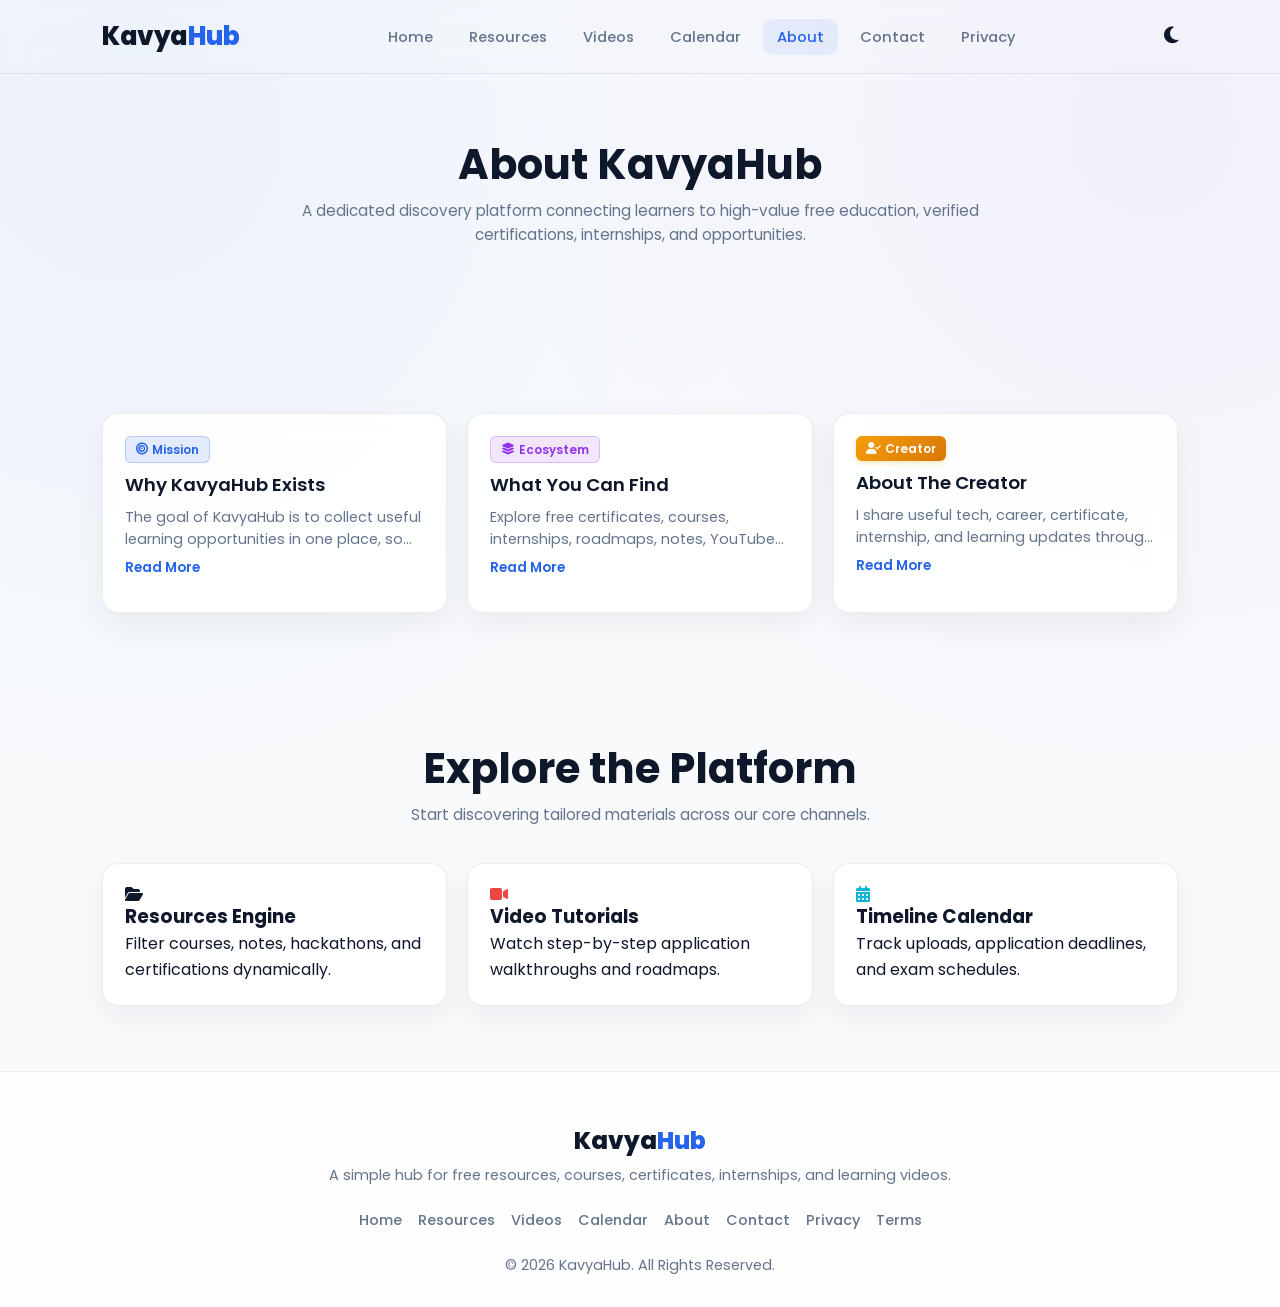
<file: about.html>
<!DOCTYPE html>
<html lang="en">
<head>

  <!-- Google AdSense (Temporarily commented until custom domain setup) -->
  <!-- <script async src="https://pagead2.googlesyndication.com/pagead/js/adsbygoogle.js?client=ca-pub-8222208732348820" crossorigin="anonymous"></script> -->
     
  <meta charset="UTF-8" />
  <meta name="viewport" content="width=device-width, initial-scale=1.0" />
  <meta http-equiv="X-UA-Compatible" content="IE=edge" />

  <title>About | KavyaHub - Empowering Students & Tech Learners</title>
  <meta name="description" content="Learn more about KavyaHub, why it exists, what you can find here, and details about the creator." />
  <meta name="keywords" content="about KavyaHub, free student hub, tech career roadmaps, Kavya Chaurasiya" />

  <!-- Open Graph -->
  <meta property="og:type" content="website" />
  <meta property="og:title" content="About KavyaHub | Student Learning & Career Hub" />
  <meta property="og:description" content="Empowering students with verified free courses, certifications, internships, and roadmaps." />

  <!-- Stylesheets -->
  <link rel="stylesheet" href="css/style.css" />
  <link rel="stylesheet" href="css/responsive.css" />

  <!-- Fonts & Icons -->
  <link rel="preconnect" href="https://fonts.googleapis.com" />
  <link rel="preconnect" href="https://fonts.gstatic.com" crossorigin />
  <link href="https://fonts.googleapis.com/css2?family=Poppins:wght@300;400;500;600;700;800&display=swap" rel="stylesheet" />
  <link rel="stylesheet" href="https://cdnjs.cloudflare.com/ajax/libs/font-awesome/6.5.1/css/all.min.css" />

  <!-- Favicon -->
  <link rel="icon" type="image/x-icon" href="assets/favicon.ico" />

</head>

<body>

  <!-- Top Header Navigation -->
  <header class="main-header">
    <nav class="navbar">

      <div class="logo">
        <a href="index.html">Kavya<span>Hub</span></a>
      </div>

      <ul class="nav-links" id="navLinks">
        <li><a href="index.html">Home</a></li>
        <li><a href="resources.html">Resources</a></li>
        <li><a href="videos.html">Videos</a></li>
        <li><a href="calendar.html">Calendar</a></li>
        <li><a href="about.html" class="active">About</a></li>
        <li><a href="contact.html">Contact</a></li>
        <li><a href="privacy.html">Privacy</a></li>
      </ul>

      <div class="header-controls">
        <button type="button" class="theme-toggle-btn" id="themeToggleBtn" aria-label="Toggle Dark/Light Mode">
          <i class="fa-solid fa-moon"></i>
        </button>
        
        <div class="menu-icon" id="menuIcon" aria-label="Open Navigation Menu">
          <i class="fa-solid fa-bars"></i>
        </div>
      </div>
    </nav>
  </header>

  <main>

    <!-- Hero Header -->
    <section class="resources-hero">
      <div class="section-heading">
        <h1>About KavyaHub</h1>
        <p>A dedicated discovery platform connecting learners to high-value free education, verified certifications, internships, and opportunities.</p>
      </div>
    </section>

    <!-- Core Pillars Grid -->
    <section class="latest-section">
      <div class="latest-grid">
        
        <div class="resource-card about-card" 
             data-badge="Mission" 
             data-title="Why KavyaHub Exists" 
             data-desc="The core goal of KavyaHub is to simplify student discovery. Millions of students and early-stage professionals waste hours searching for genuine free courses, internships, and government-backed fellowships. We curate, verify, and present these resources in an accessible, categorized layout without paywalls.">
          <div class="tag-row">
            <span class="badge-pill primary-pill"><i class="fa-solid fa-bullseye"></i> Mission</span>
          </div>
          <h3 class="card-title">Why KavyaHub Exists</h3>
          <p class="resource-description">The goal of KavyaHub is to collect useful learning opportunities in one place, so students and beginners can easily find free resources without wasting time.</p>
          <button type="button" class="read-more-btn about-modal-trigger">Read More</button>
        </div>

        <div class="resource-card about-card" 
             data-badge="Ecosystem" 
             data-title="What You Can Find" 
             data-desc="KavyaHub houses a constantly updated repository of:
- 100% Free Certifications from global organizations (Google, Microsoft, IBM, NPTEL)
- Career Roadmaps & Tech Interview Notes
- Verified Summer/Winter Internships & Freshers Job Drives
- Financial Grants & Government Scholarships
- Step-by-step Video Application Guides">
          <div class="tag-row">
            <span class="badge-pill purple-pill"><i class="fa-solid fa-layer-group"></i> Ecosystem</span>
          </div>
          <h3 class="card-title">What You Can Find</h3>
          <p class="resource-description">Explore free certificates, courses, internships, roadmaps, notes, YouTube tutorials, AI tools, and career-related resources.</p>
          <button type="button" class="read-more-btn about-modal-trigger">Read More</button>
        </div>

        <div class="resource-card about-card" 
             data-badge="Creator" 
             data-title="About The Creator" 
             data-desc="Created by Kavya Chaurasiya, a passionate tech advocate and content creator focused on democratizing career awareness for engineering and college students. Kavya shares real-time updates and walkthroughs across YouTube, Instagram, and this platform.">
          <div class="tag-row">
            <span class="badge-pill gold-pill"><i class="fa-solid fa-user-check"></i> Creator</span>
          </div>
          <h3 class="card-title">About The Creator</h3>
          <p class="resource-description">I share useful tech, career, certificate, internship, and learning updates through YouTube, Instagram, and this centralized platform.</p>
          <button type="button" class="read-more-btn about-modal-trigger">Read More</button>
        </div>

      </div>
    </section>

    <!-- Platform Highlights Section -->
    <section class="category-section">
      <div class="section-heading">
        <h2>Explore the Platform</h2>
        <p>Start discovering tailored materials across our core channels.</p>
      </div>

      <div class="category-grid">
        <a href="resources.html" class="category-card">
          <i class="fa-solid fa-folder-open"></i>
          <h3>Resources Engine</h3>
          <p>Filter courses, notes, hackathons, and certifications dynamically.</p>
        </a>

        <a href="videos.html" class="category-card">
          <i class="fa-solid fa-video" style="color: #ef4444;"></i>
          <h3>Video Tutorials</h3>
          <p>Watch step-by-step application walkthroughs and roadmaps.</p>
        </a>

        <a href="calendar.html" class="category-card">
          <i class="fa-solid fa-calendar-days" style="color: #06b6d4;"></i>
          <h3>Timeline Calendar</h3>
          <p>Track uploads, application deadlines, and exam schedules.</p>
        </a>
      </div>
    </section>

  </main>

  <!-- Universal Modal for About Read More Content -->
  <div class="description-modal-overlay" id="descriptionModalOverlay">
    <div class="description-modal-box">
      <button class="modal-close-btn" id="descriptionModalClose" aria-label="Close Details Modal">
        <i class="fa-solid fa-xmark"></i>
      </button>
      <div class="modal-badge-row" id="modalBadgeRow"></div>
      <h3 id="modalTitle">About Section</h3>
      <div class="modal-meta-info" id="modalMetaInfo"></div>
      <div class="modal-description-content" id="modalDescriptionContent"></div>
      <div class="modal-action-row" id="modalActionRow"></div>
    </div>
  </div>

  <!-- Footer -->
  <footer class="footer">
    <div class="footer-content">
      <h2>Kavya<span>Hub</span></h2>
      <p>A simple hub for free resources, courses, certificates, internships, and learning videos.</p>

      <div class="footer-links">
        <a href="index.html">Home</a>
        <a href="resources.html">Resources</a>
        <a href="videos.html">Videos</a>
        <a href="calendar.html">Calendar</a>
        <a href="about.html">About</a>
        <a href="contact.html">Contact</a>
        <a href="privacy.html">Privacy</a>
        <a href="terms.html">Terms</a>
      </div>

      <p class="copyright">© 2026 KavyaHub. All Rights Reserved.</p>
    </div>
  </footer>

  <!-- Scripts -->
  <script src="js/main.js"></script>

</body>
</html>
</file>
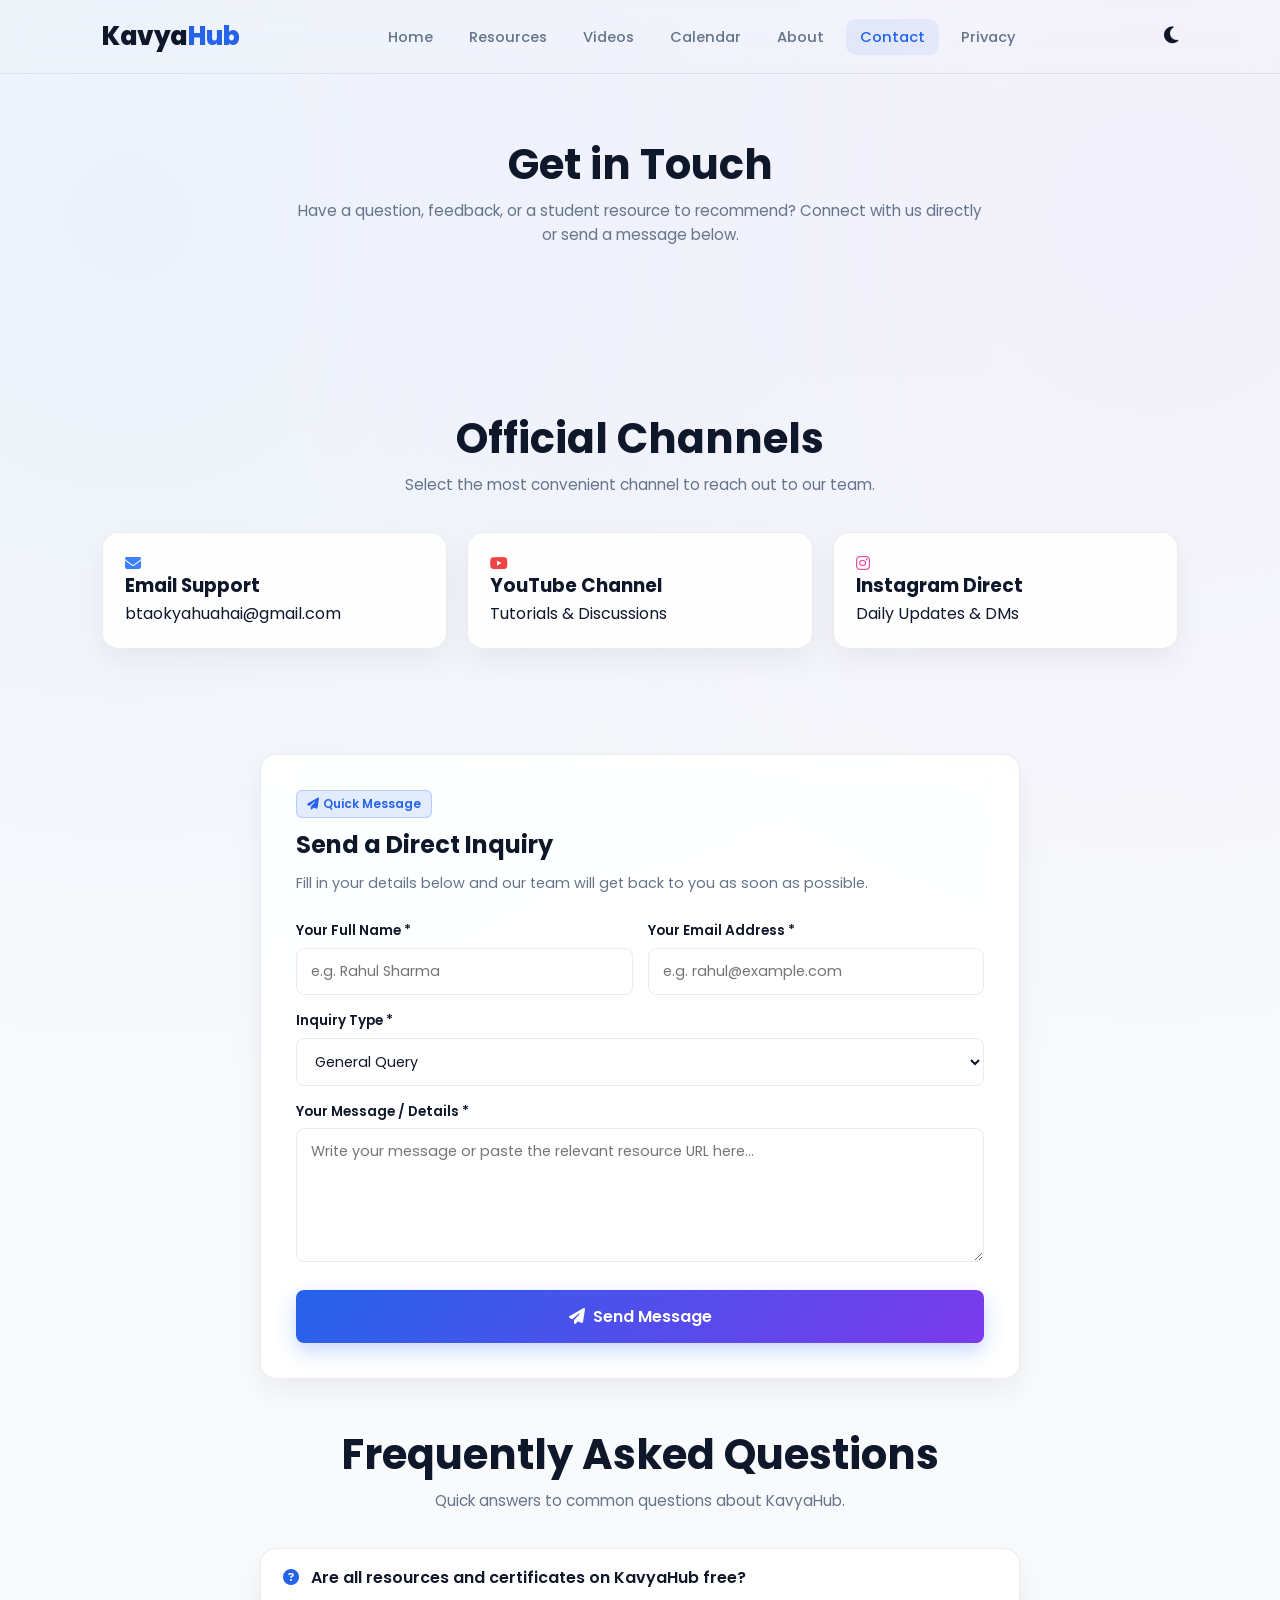
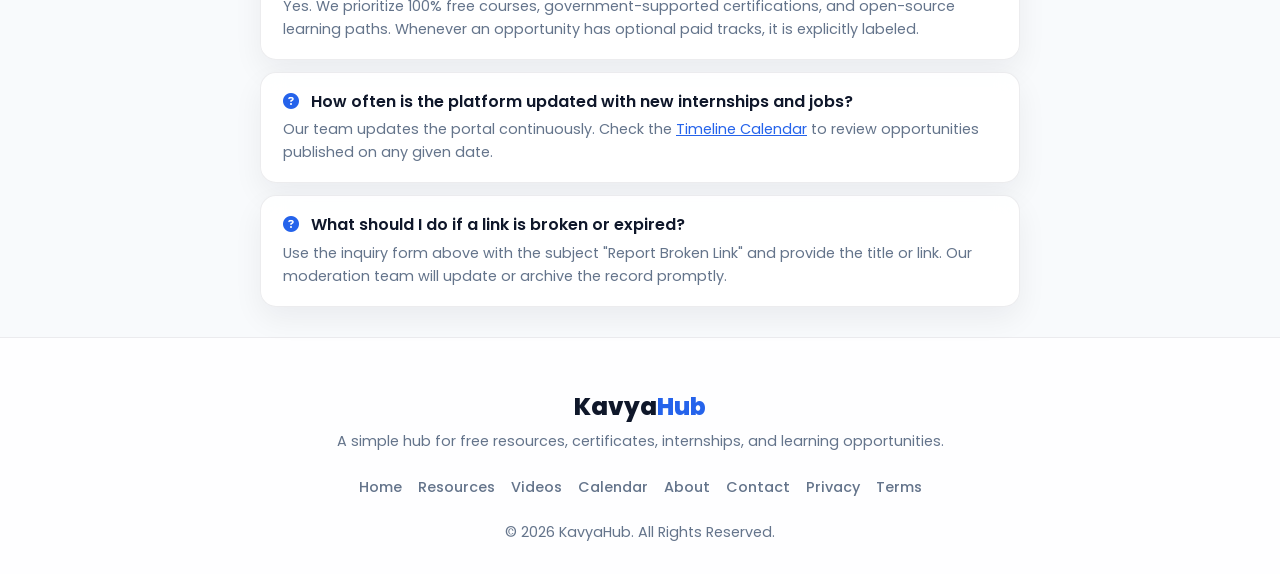
<file: contact.html>
<!DOCTYPE html>
<html lang="en">
<head>

  <!-- Google AdSense (Temporarily commented until custom domain setup) -->
  <!-- <script async src="https://pagead2.googlesyndication.com/pagead/js/adsbygoogle.js?client=ca-pub-8222208732348820" crossorigin="anonymous"></script> -->
     
  <meta charset="UTF-8" />
  <meta name="viewport" content="width=device-width, initial-scale=1.0" />
  <meta http-equiv="X-UA-Compatible" content="IE=edge" />

  <title>Contact Us & Support | KavyaHub</title>
  <meta name="description" content="Have a question, feedback, or resource suggestion? Reach out to KavyaHub support team via Email, YouTube, or direct inquiry form." />
  <meta name="keywords" content="contact KavyaHub, support, submit a resource, report broken link, career query" />

  <!-- Open Graph -->
  <meta property="og:type" content="website" />
  <meta property="og:title" content="Contact KavyaHub | Support & Partnerships" />
  <meta property="og:description" content="Reach out for support, collaborations, or suggesting new student learning resources." />

  <!-- Stylesheets -->
  <link rel="stylesheet" href="css/style.css" />
  <link rel="stylesheet" href="css/responsive.css" />

  <!-- Fonts & Icons -->
  <link rel="preconnect" href="https://fonts.googleapis.com" />
  <link rel="preconnect" href="https://fonts.gstatic.com" crossorigin />
  <link href="https://fonts.googleapis.com/css2?family=Poppins:wght@300;400;500;600;700;800&display=swap" rel="stylesheet" />
  <link rel="stylesheet" href="https://cdnjs.cloudflare.com/ajax/libs/font-awesome/6.5.1/css/all.min.css" />

  <!-- Favicon -->
  <link rel="icon" type="image/x-icon" href="assets/favicon.ico" />

</head>

<body>

  <!-- Top Header Navigation -->
  <header class="main-header">
    <nav class="navbar">

      <div class="logo">
        <a href="index.html">Kavya<span>Hub</span></a>
      </div>

      <ul class="nav-links" id="navLinks">
        <li><a href="index.html">Home</a></li>
        <li><a href="resources.html">Resources</a></li>
        <li><a href="videos.html">Videos</a></li>
        <li><a href="calendar.html">Calendar</a></li>
        <li><a href="about.html">About</a></li>
        <li><a href="contact.html" class="active">Contact</a></li>
        <li><a href="privacy.html">Privacy</a></li>
      </ul>

      <div class="header-controls">
        <button type="button" class="theme-toggle-btn" id="themeToggleBtn" aria-label="Toggle Dark/Light Mode">
          <i class="fa-solid fa-moon"></i>
        </button>
        
        <div class="menu-icon" id="menuIcon" aria-label="Open Navigation Menu">
          <i class="fa-solid fa-bars"></i>
        </div>
      </div>
    </nav>
  </header>

  <main>

    <!-- Hero Header -->
    <section class="resources-hero">
      <div class="section-heading">
        <h1>Get in Touch</h1>
        <p>Have a question, feedback, or a student resource to recommend? Connect with us directly or send a message below.</p>
      </div>
    </section>

    <!-- Direct Communication Channels -->
    <section class="social-section">
      <div class="section-heading">
        <h2>Official Channels</h2>
        <p>Select the most convenient channel to reach out to our team.</p>
      </div>

      <div class="social-cards">
        <a href="mailto:btaokyahuahai@gmail.com?subject=KavyaHub%20Inquiry" class="social-card">
          <i class="fa-solid fa-envelope" style="color: #3b82f6;"></i>
          <h3>Email Support</h3>
          <p>btaokyahuahai@gmail.com</p>
        </a>

        <a href="https://youtube.com/@kavyachaurasiya02?si=dYvcTb6afUdeQWhQ" target="_blank" rel="noopener noreferrer" class="social-card">
          <i class="fa-brands fa-youtube" style="color: #ef4444;"></i>
          <h3>YouTube Channel</h3>
          <p>Tutorials & Discussions</p>
        </a>

        <a href="https://www.instagram.com/kavyachaurasiya02?igsh=dWg2NndobDJuejJx" target="_blank" rel="noopener noreferrer" class="social-card">
          <i class="fa-brands fa-instagram" style="color: #ec4899;"></i>
          <h3>Instagram Direct</h3>
          <p>Daily Updates & DMs</p>
        </a>
      </div>
    </section>

    <!-- Direct Inquiry & Feedback Form -->
    <section class="contact-form-section" style="max-width: 800px; margin: 40px auto; padding: 0 20px;">
      <div class="resource-card" style="padding: 35px; border-radius: 16px;">
        <div class="tag-row" style="margin-bottom: 8px;">
          <span class="badge-pill primary-pill"><i class="fa-solid fa-paper-plane"></i> Quick Message</span>
        </div>
        <h2 style="font-size: 1.5rem; margin-bottom: 8px; color: var(--text-main);">Send a Direct Inquiry</h2>
        <p style="color: var(--text-muted); font-size: 0.9rem; margin-bottom: 25px;">Fill in your details below and our team will get back to you as soon as possible.</p>

        <form id="contactInquiryForm" onsubmit="handleContactSubmit(event)">
          <div style="display: grid; grid-template-columns: repeat(auto-fit, minmax(240px, 1fr)); gap: 15px; margin-bottom: 15px;">
            <div class="form-group">
              <label for="contactName" style="display: block; font-size: 0.85rem; font-weight: 600; margin-bottom: 6px; color: var(--text-main);">Your Full Name *</label>
              <input type="text" id="contactName" required placeholder="e.g. Rahul Sharma" style="width: 100%; padding: 12px 14px; border-radius: 8px; border: 1px solid var(--border-color); background: var(--bg-card); color: var(--text-main); font-family: inherit; font-size: 0.9rem;" />
            </div>

            <div class="form-group">
              <label for="contactEmail" style="display: block; font-size: 0.85rem; font-weight: 600; margin-bottom: 6px; color: var(--text-main);">Your Email Address *</label>
              <input type="email" id="contactEmail" required placeholder="e.g. rahul@example.com" style="width: 100%; padding: 12px 14px; border-radius: 8px; border: 1px solid var(--border-color); background: var(--bg-card); color: var(--text-main); font-family: inherit; font-size: 0.9rem;" />
            </div>
          </div>

          <div class="form-group" style="margin-bottom: 15px;">
            <label for="contactSubject" style="display: block; font-size: 0.85rem; font-weight: 600; margin-bottom: 6px; color: var(--text-main);">Inquiry Type *</label>
            <select id="contactSubject" required style="width: 100%; padding: 12px 14px; border-radius: 8px; border: 1px solid var(--border-color); background: var(--bg-card); color: var(--text-main); font-family: inherit; font-size: 0.9rem; cursor: pointer;">
              <option value="General Inquiry">General Query</option>
              <option value="Suggest a Resource">Suggest a Resource / Course</option>
              <option value="Report Broken Link">Report a Broken Link or Expired Opportunity</option>
              <option value="Partnership & Sponsorship">Partnership & Collaboration</option>
              <option value="Feedback & Feature Request">Website Feedback & Feature Request</option>
            </select>
          </div>

          <div class="form-group" style="margin-bottom: 20px;">
            <label for="contactMessage" style="display: block; font-size: 0.85rem; font-weight: 600; margin-bottom: 6px; color: var(--text-main);">Your Message / Details *</label>
            <textarea id="contactMessage" rows="5" required placeholder="Write your message or paste the relevant resource URL here..." style="width: 100%; padding: 12px 14px; border-radius: 8px; border: 1px solid var(--border-color); background: var(--bg-card); color: var(--text-main); font-family: inherit; font-size: 0.9rem; line-height: 1.5; resize: vertical;"></textarea>
          </div>

          <button type="submit" class="btn primary-btn" style="width: 100%; padding: 14px; font-weight: 600; display: flex; align-items: center; justify-content: center; gap: 8px; font-size: 1rem; cursor: pointer; border: none; border-radius: 8px;">
            <i class="fa-solid fa-paper-plane"></i> Send Message
          </button>
        </form>
      </div>
    </section>

    <!-- Frequently Asked Questions (FAQ) Accordion -->
    <section class="latest-section" style="max-width: 800px; margin: 50px auto 30px; padding: 0 20px;">
      <div class="section-heading">
        <h2>Frequently Asked Questions</h2>
        <p>Quick answers to common questions about KavyaHub.</p>
      </div>

      <div class="faq-container" style="display: flex; flex-direction: column; gap: 12px;">
        <div class="resource-card" style="padding: 18px 22px;">
          <h3 style="font-size: 1rem; color: var(--text-main); margin-bottom: 6px;"><i class="fa-solid fa-circle-question" style="color: var(--primary); margin-right: 8px;"></i> Are all resources and certificates on KavyaHub free?</h3>
          <p style="font-size: 0.9rem; color: var(--text-muted); line-height: 1.6; margin: 0;">Yes. We prioritize 100% free courses, government-supported certifications, and open-source learning paths. Whenever an opportunity has optional paid tracks, it is explicitly labeled.</p>
        </div>

        <div class="resource-card" style="padding: 18px 22px;">
          <h3 style="font-size: 1rem; color: var(--text-main); margin-bottom: 6px;"><i class="fa-solid fa-circle-question" style="color: var(--primary); margin-right: 8px;"></i> How often is the platform updated with new internships and jobs?</h3>
          <p style="font-size: 0.9rem; color: var(--text-muted); line-height: 1.6; margin: 0;">Our team updates the portal continuously. Check the <a href="calendar.html" style="color: var(--primary); text-decoration: underline;">Timeline Calendar</a> to review opportunities published on any given date.</p>
        </div>

        <div class="resource-card" style="padding: 18px 22px;">
          <h3 style="font-size: 1rem; color: var(--text-main); margin-bottom: 6px;"><i class="fa-solid fa-circle-question" style="color: var(--primary); margin-right: 8px;"></i> What should I do if a link is broken or expired?</h3>
          <p style="font-size: 0.9rem; color: var(--text-muted); line-height: 1.6; margin: 0;">Use the inquiry form above with the subject "Report Broken Link" and provide the title or link. Our moderation team will update or archive the record promptly.</p>
        </div>
      </div>
    </section>

  </main>

  <!-- Universal Modal for Details -->
  <div class="description-modal-overlay" id="descriptionModalOverlay">
    <div class="description-modal-box">
      <button class="modal-close-btn" id="descriptionModalClose" aria-label="Close Details Modal">
        <i class="fa-solid fa-xmark"></i>
      </button>
      <div class="modal-badge-row" id="modalBadgeRow"></div>
      <h3 id="modalTitle">Inquiry Notice</h3>
      <div class="modal-meta-info" id="modalMetaInfo"></div>
      <div class="modal-description-content" id="modalDescriptionContent"></div>
      <div class="modal-action-row" id="modalActionRow"></div>
    </div>
  </div>

  <!-- Main Footer -->
  <footer class="footer">
    <div class="footer-content">
      <h2>Kavya<span>Hub</span></h2>
      <p>A simple hub for free resources, certificates, internships, and learning opportunities.</p>

      <div class="footer-links">
        <a href="index.html">Home</a>
        <a href="resources.html">Resources</a>
        <a href="videos.html">Videos</a>
        <a href="calendar.html">Calendar</a>
        <a href="about.html">About</a>
        <a href="contact.html">Contact</a>
        <a href="privacy.html">Privacy</a>
        <a href="terms.html">Terms</a>
      </div>

      <p class="copyright">© 2026 KavyaHub. All Rights Reserved.</p>
    </div>
  </footer>

  <!-- Scripts -->
  <script src="js/main.js"></script>
  <script>
    function handleContactSubmit(e) {
      e.preventDefault();
      const name = document.getElementById("contactName").value.trim();
      const email = document.getElementById("contactEmail").value.trim();
      const subject = document.getElementById("contactSubject").value;
      const message = document.getElementById("contactMessage").value.trim();

      const mailtoUrl = `mailto:btaokyahuahai@gmail.com?subject=${encodeURIComponent(`[KavyaHub ${subject}] from ${name}`)}&body=${encodeURIComponent(`Name: ${name}\nEmail: ${email}\nType: ${subject}\n\nMessage:\n${message}`)}`;

      window.location.href = mailtoUrl;
    }
  </script>

</body>
</html>
</file>
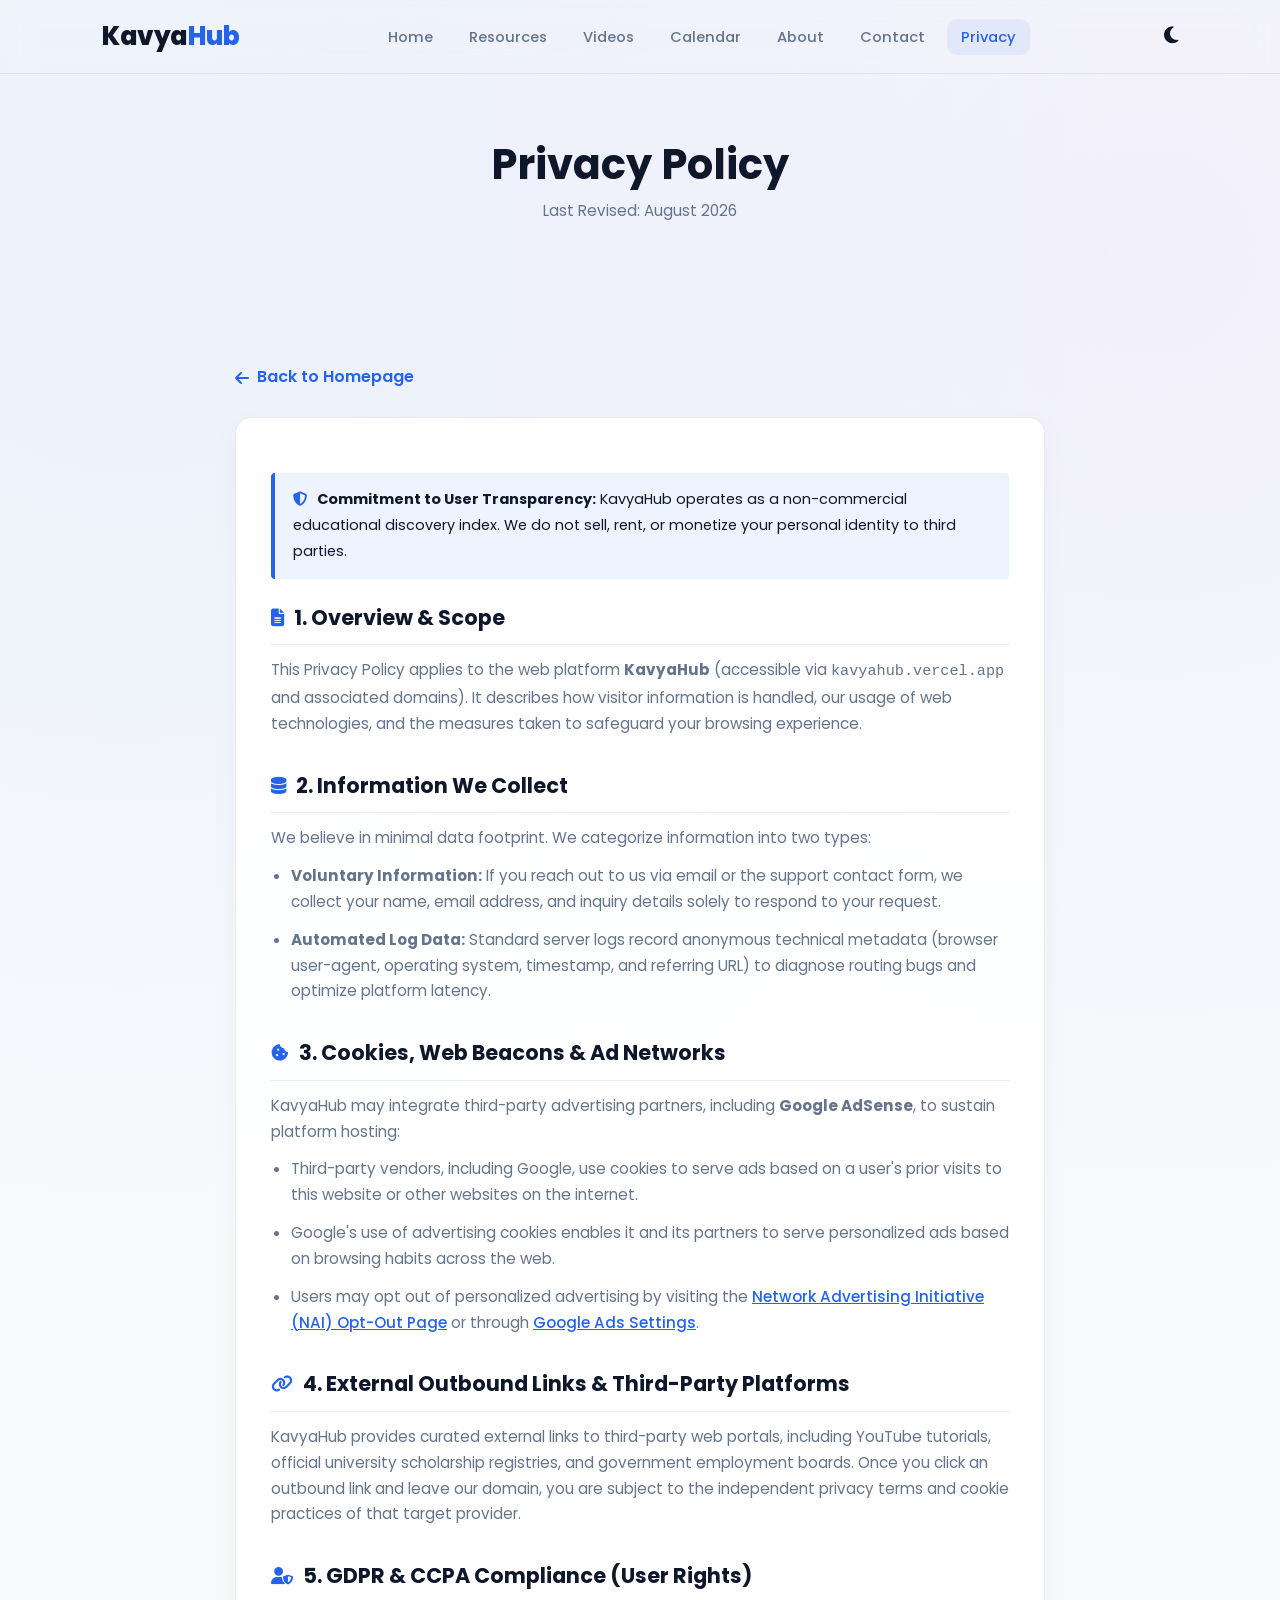
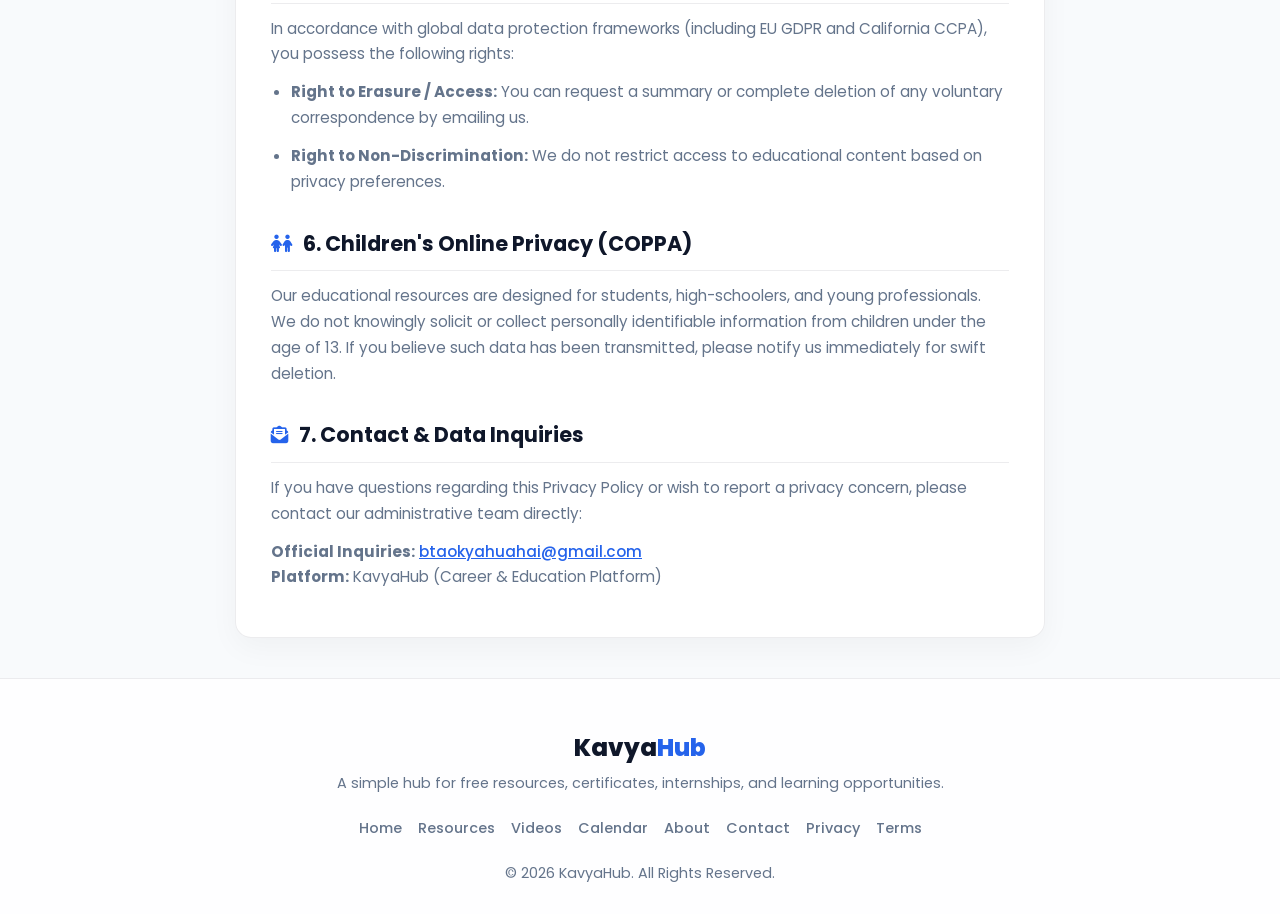
<file: privacy.html>
<!DOCTYPE html>
<html lang="en">
<head>

  <!-- Google AdSense (Temporarily commented until custom domain setup) -->
  <!-- <script async src="https://pagead2.googlesyndication.com/pagead/js/adsbygoogle.js?client=ca-pub-8222208732348820" crossorigin="anonymous"></script> -->
     
  <meta charset="UTF-8" />
  <meta name="viewport" content="width=device-width, initial-scale=1.0" />
  <meta http-equiv="X-UA-Compatible" content="IE=edge" />

  <title>Privacy Policy | KavyaHub - Data Protection & Cookie Guidelines</title>
  <meta name="description" content="Read the official Privacy Policy of KavyaHub. Learn how we handle your data, protect user privacy, utilize cookies, and maintain educational resource integrity." />
  <meta name="keywords" content="privacy policy, terms, data protection, cookies policy, KavyaHub legal" />

  <!-- Open Graph -->
  <meta property="og:type" content="website" />
  <meta property="og:title" content="Privacy Policy | KavyaHub" />
  <meta property="og:description" content="Transparent data privacy, cookies handling, and visitor protection policies for KavyaHub." />

  <!-- Stylesheets -->
  <link rel="stylesheet" href="css/style.css" />
  <link rel="stylesheet" href="css/responsive.css" />

  <!-- Fonts & Icons -->
  <link rel="preconnect" href="https://fonts.googleapis.com" />
  <link rel="preconnect" href="https://fonts.gstatic.com" crossorigin />
  <link href="https://fonts.googleapis.com/css2?family=Poppins:wght@300;400;500;600;700;800&display=swap" rel="stylesheet" />
  <link rel="stylesheet" href="https://cdnjs.cloudflare.com/ajax/libs/font-awesome/6.5.1/css/all.min.css" />

  <!-- Favicon -->
  <link rel="icon" type="image/x-icon" href="assets/favicon.ico" />

  <style>
    .policy-container { max-width: 850px; margin: 40px auto; padding: 0 20px; line-height: 1.8; color: var(--text-main); }
    .policy-card { background: var(--bg-card); border: 1px solid var(--border-color); border-radius: 16px; padding: 35px; box-shadow: 0 10px 30px rgba(0,0,0,0.04); }
    .policy-card h2 { font-size: 1.3rem; margin-top: 30px; margin-bottom: 12px; color: var(--text-main); display: flex; align-items: center; gap: 10px; border-bottom: 1px solid var(--border-color); padding-bottom: 8px; }
    .policy-card h2:first-of-type { margin-top: 0; }
    .policy-card p, .policy-card li { font-size: 0.95rem; color: var(--text-muted); line-height: 1.7; margin-bottom: 12px; }
    .policy-card ul { padding-left: 20px; margin-bottom: 16px; }
    .policy-card a { color: var(--primary); text-decoration: underline; font-weight: 500; }
    .policy-note { background: rgba(59, 130, 246, 0.08); border-left: 4px solid var(--primary); padding: 14px 18px; border-radius: 4px; margin: 20px 0; font-size: 0.9rem; color: var(--text-main); }
    .back-nav-btn { display: inline-flex; align-items: center; gap: 8px; font-weight: 600; color: var(--primary); text-decoration: none; margin-bottom: 25px; transition: transform 0.2s; }
    .back-nav-btn:hover { transform: translateX(-4px); }
  </style>
</head>

<body>

  <!-- Top Header Navigation -->
  <header class="main-header">
    <nav class="navbar">

      <div class="logo">
        <a href="index.html">Kavya<span>Hub</span></a>
      </div>

      <ul class="nav-links" id="navLinks">
        <li><a href="index.html">Home</a></li>
        <li><a href="resources.html">Resources</a></li>
        <li><a href="videos.html">Videos</a></li>
        <li><a href="calendar.html">Calendar</a></li>
        <li><a href="about.html">About</a></li>
        <li><a href="contact.html">Contact</a></li>
        <li><a href="privacy.html" class="active">Privacy</a></li>
      </ul>

      <div class="header-controls">
        <button type="button" class="theme-toggle-btn" id="themeToggleBtn" aria-label="Toggle Dark/Light Mode">
          <i class="fa-solid fa-moon"></i>
        </button>
        
        <div class="menu-icon" id="menuIcon" aria-label="Open Navigation Menu">
          <i class="fa-solid fa-bars"></i>
        </div>
      </div>
    </nav>
  </header>

  <main>

    <!-- Hero Header -->
    <section class="resources-hero">
      <div class="section-heading">
        <h1>Privacy Policy</h1>
        <p>Last Revised: August 2026</p>
      </div>
    </section>

    <!-- Legal Policy Documentation Block -->
    <div class="policy-container">
      <a href="index.html" class="back-nav-btn"><i class="fa-solid fa-arrow-left"></i> Back to Homepage</a>

      <article class="policy-card">
        
        <div class="policy-note">
          <i class="fa-solid fa-shield-halved" style="color: var(--primary); margin-right: 6px;"></i>
          <strong>Commitment to User Transparency:</strong> KavyaHub operates as a non-commercial educational discovery index. We do not sell, rent, or monetize your personal identity to third parties.
        </div>

        <h2><i class="fa-solid fa-file-lines" style="font-size: 1.1rem; color: var(--primary);"></i> 1. Overview & Scope</h2>
        <p>This Privacy Policy applies to the web platform <strong>KavyaHub</strong> (accessible via <code>kavyahub.vercel.app</code> and associated domains). It describes how visitor information is handled, our usage of web technologies, and the measures taken to safeguard your browsing experience.</p>

        <h2><i class="fa-solid fa-database" style="font-size: 1.1rem; color: var(--primary);"></i> 2. Information We Collect</h2>
        <p>We believe in minimal data footprint. We categorize information into two types:</p>
        <ul>
          <li><strong>Voluntary Information:</strong> If you reach out to us via email or the support contact form, we collect your name, email address, and inquiry details solely to respond to your request.</li>
          <li><strong>Automated Log Data:</strong> Standard server logs record anonymous technical metadata (browser user-agent, operating system, timestamp, and referring URL) to diagnose routing bugs and optimize platform latency.</li>
        </ul>

        <h2><i class="fa-solid fa-cookie-bite" style="font-size: 1.1rem; color: var(--primary);"></i> 3. Cookies, Web Beacons & Ad Networks</h2>
        <p>KavyaHub may integrate third-party advertising partners, including <strong>Google AdSense</strong>, to sustain platform hosting:</p>
        <ul>
          <li>Third-party vendors, including Google, use cookies to serve ads based on a user's prior visits to this website or other websites on the internet.</li>
          <li>Google's use of advertising cookies enables it and its partners to serve personalized ads based on browsing habits across the web.</li>
          <li>Users may opt out of personalized advertising by visiting the <a href="https://www.aboutads.info/choices/" target="_blank" rel="noopener noreferrer">Network Advertising Initiative (NAI) Opt-Out Page</a> or through <a href="https://adssettings.google.com/" target="_blank" rel="noopener noreferrer">Google Ads Settings</a>.</li>
        </ul>

        <h2><i class="fa-solid fa-link" style="font-size: 1.1rem; color: var(--primary);"></i> 4. External Outbound Links & Third-Party Platforms</h2>
        <p>KavyaHub provides curated external links to third-party web portals, including YouTube tutorials, official university scholarship registries, and government employment boards. Once you click an outbound link and leave our domain, you are subject to the independent privacy terms and cookie practices of that target provider.</p>

        <h2><i class="fa-solid fa-user-shield" style="font-size: 1.1rem; color: var(--primary);"></i> 5. GDPR & CCPA Compliance (User Rights)</h2>
        <p>In accordance with global data protection frameworks (including EU GDPR and California CCPA), you possess the following rights:</p>
        <ul>
          <li><strong>Right to Erasure / Access:</strong> You can request a summary or complete deletion of any voluntary correspondence by emailing us.</li>
          <li><strong>Right to Non-Discrimination:</strong> We do not restrict access to educational content based on privacy preferences.</li>
        </ul>

        <h2><i class="fa-solid fa-children" style="font-size: 1.1rem; color: var(--primary);"></i> 6. Children's Online Privacy (COPPA)</h2>
        <p>Our educational resources are designed for students, high-schoolers, and young professionals. We do not knowingly solicit or collect personally identifiable information from children under the age of 13. If you believe such data has been transmitted, please notify us immediately for swift deletion.</p>

        <h2><i class="fa-solid fa-envelope-open-text" style="font-size: 1.1rem; color: var(--primary);"></i> 7. Contact & Data Inquiries</h2>
        <p>If you have questions regarding this Privacy Policy or wish to report a privacy concern, please contact our administrative team directly:</p>
        <p>
          <strong>Official Inquiries:</strong> <a href="mailto:btaokyahuahai@gmail.com">btaokyahuahai@gmail.com</a><br />
          <strong>Platform:</strong> KavyaHub (Career & Education Platform)
        </p>

      </article>
    </div>

  </main>

  <!-- Main Footer -->
  <footer class="footer">
    <div class="footer-content">
      <h2>Kavya<span>Hub</span></h2>
      <p>A simple hub for free resources, certificates, internships, and learning opportunities.</p>

      <div class="footer-links">
        <a href="index.html">Home</a>
        <a href="resources.html">Resources</a>
        <a href="videos.html">Videos</a>
        <a href="calendar.html">Calendar</a>
        <a href="about.html">About</a>
        <a href="contact.html">Contact</a>
        <a href="privacy.html">Privacy</a>
        <a href="terms.html">Terms</a>
      </div>

      <p class="copyright">© 2026 KavyaHub. All Rights Reserved.</p>
    </div>
  </footer>

  <!-- Scripts -->
  <script src="js/main.js"></script>

</body>
</html>
</file>
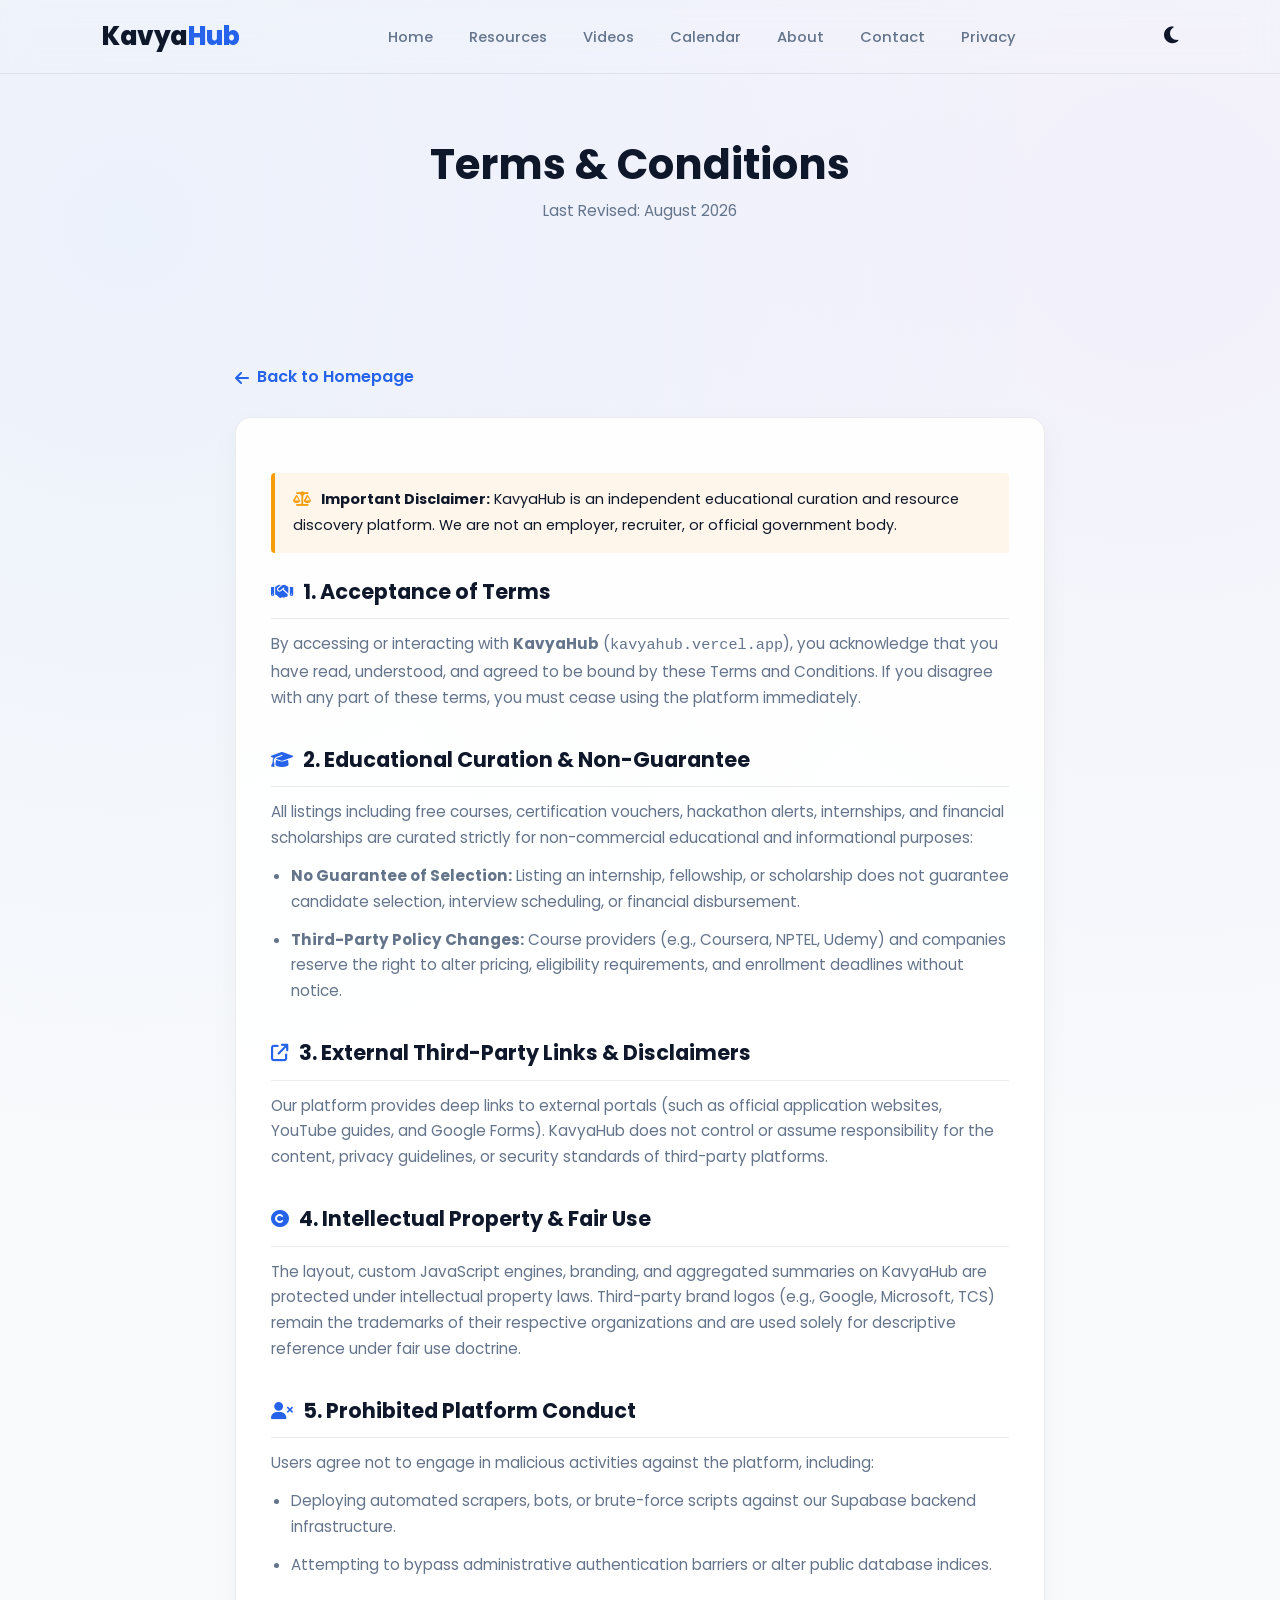
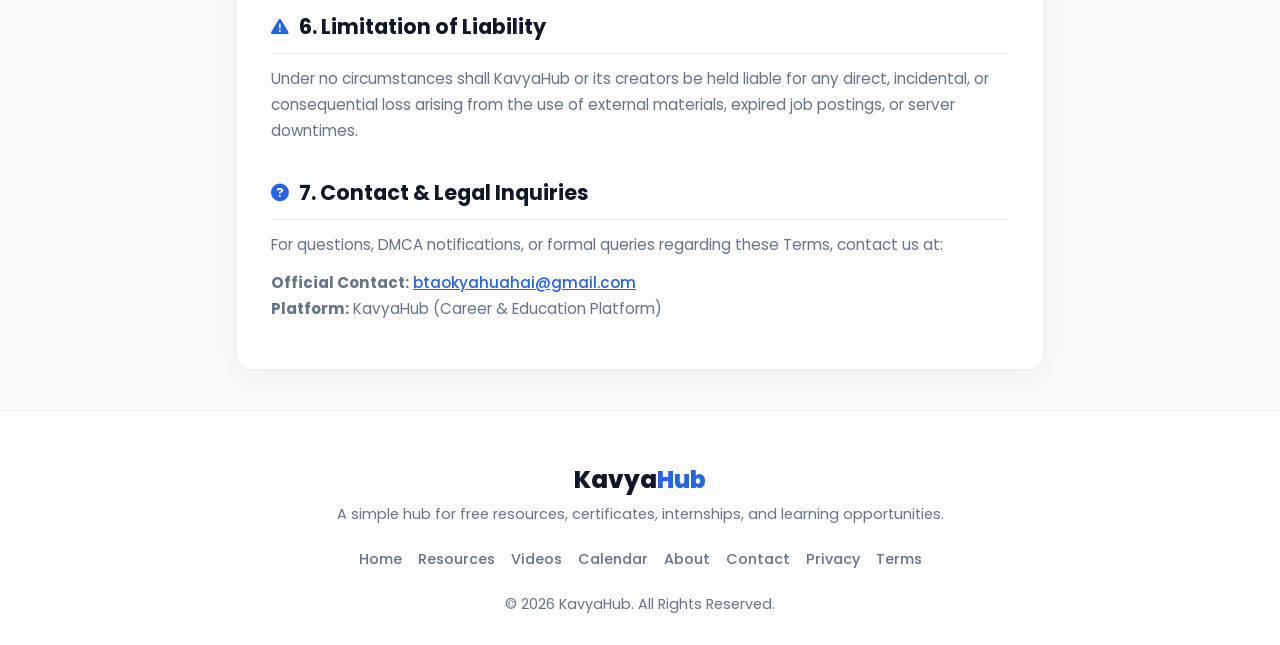
<file: terms.html>
<!DOCTYPE html>
<html lang="en">
<head>

  <!-- Google AdSense (Temporarily commented until custom domain setup) -->
  <!-- <script async src="https://pagead2.googlesyndication.com/pagead/js/adsbygoogle.js?client=ca-pub-8222208732348820" crossorigin="anonymous"></script> -->
     
  <meta charset="UTF-8" />
  <meta name="viewport" content="width=device-width, initial-scale=1.0" />
  <meta http-equiv="X-UA-Compatible" content="IE=edge" />

  <title>Terms & Conditions | KavyaHub - Terms of Service & User Agreement</title>
  <meta name="description" content="Read the official Terms and Conditions for KavyaHub. Understand site usage guidelines, external opportunity disclaimers, and user responsibilities." />
  <meta name="keywords" content="terms of service, terms and conditions, legal agreement, KavyaHub disclaimer" />

  <!-- Open Graph -->
  <meta property="og:type" content="website" />
  <meta property="og:title" content="Terms & Conditions | KavyaHub" />
  <meta property="og:description" content="User terms of service, educational usage guidelines, and external resource disclaimers." />

  <!-- Stylesheets -->
  <link rel="stylesheet" href="css/style.css" />
  <link rel="stylesheet" href="css/responsive.css" />

  <!-- Fonts & Icons -->
  <link rel="preconnect" href="https://fonts.googleapis.com" />
  <link rel="preconnect" href="https://fonts.gstatic.com" crossorigin />
  <link href="https://fonts.googleapis.com/css2?family=Poppins:wght@300;400;500;600;700;800&display=swap" rel="stylesheet" />
  <link rel="stylesheet" href="https://cdnjs.cloudflare.com/ajax/libs/font-awesome/6.5.1/css/all.min.css" />

  <!-- Favicon -->
  <link rel="icon" type="image/x-icon" href="assets/favicon.ico" />

  <style>
    .policy-container { max-width: 850px; margin: 40px auto; padding: 0 20px; line-height: 1.8; color: var(--text-main); }
    .policy-card { background: var(--bg-card); border: 1px solid var(--border-color); border-radius: 16px; padding: 35px; box-shadow: 0 10px 30px rgba(0,0,0,0.04); }
    .policy-card h2 { font-size: 1.3rem; margin-top: 30px; margin-bottom: 12px; color: var(--text-main); display: flex; align-items: center; gap: 10px; border-bottom: 1px solid var(--border-color); padding-bottom: 8px; }
    .policy-card h2:first-of-type { margin-top: 0; }
    .policy-card p, .policy-card li { font-size: 0.95rem; color: var(--text-muted); line-height: 1.7; margin-bottom: 12px; }
    .policy-card ul { padding-left: 20px; margin-bottom: 16px; }
    .policy-card a { color: var(--primary); text-decoration: underline; font-weight: 500; }
    .policy-note { background: rgba(245, 158, 11, 0.08); border-left: 4px solid #f59e0b; padding: 14px 18px; border-radius: 4px; margin: 20px 0; font-size: 0.9rem; color: var(--text-main); }
    .back-nav-btn { display: inline-flex; align-items: center; gap: 8px; font-weight: 600; color: var(--primary); text-decoration: none; margin-bottom: 25px; transition: transform 0.2s; }
    .back-nav-btn:hover { transform: translateX(-4px); }
  </style>
</head>

<body>

  <!-- Top Header Navigation -->
  <header class="main-header">
    <nav class="navbar">

      <div class="logo">
        <a href="index.html">Kavya<span>Hub</span></a>
      </div>

      <ul class="nav-links" id="navLinks">
        <li><a href="index.html">Home</a></li>
        <li><a href="resources.html">Resources</a></li>
        <li><a href="videos.html">Videos</a></li>
        <li><a href="calendar.html">Calendar</a></li>
        <li><a href="about.html">About</a></li>
        <li><a href="contact.html">Contact</a></li>
        <li><a href="privacy.html">Privacy</a></li>
      </ul>

      <div class="header-controls">
        <button type="button" class="theme-toggle-btn" id="themeToggleBtn" aria-label="Toggle Dark/Light Mode">
          <i class="fa-solid fa-moon"></i>
        </button>
        
        <div class="menu-icon" id="menuIcon" aria-label="Open Navigation Menu">
          <i class="fa-solid fa-bars"></i>
        </div>
      </div>
    </nav>
  </header>

  <main>

    <!-- Hero Header -->
    <section class="resources-hero">
      <div class="section-heading">
        <h1>Terms & Conditions</h1>
        <p>Last Revised: August 2026</p>
      </div>
    </section>

    <!-- Legal Terms Content -->
    <div class="policy-container">
      <a href="index.html" class="back-nav-btn"><i class="fa-solid fa-arrow-left"></i> Back to Homepage</a>

      <article class="policy-card">
        
        <div class="policy-note">
          <i class="fa-solid fa-scale-balanced" style="color: #f59e0b; margin-right: 6px;"></i>
          <strong>Important Disclaimer:</strong> KavyaHub is an independent educational curation and resource discovery platform. We are not an employer, recruiter, or official government body.
        </div>

        <h2><i class="fa-solid fa-handshake" style="font-size: 1.1rem; color: var(--primary);"></i> 1. Acceptance of Terms</h2>
        <p>By accessing or interacting with <strong>KavyaHub</strong> (<code>kavyahub.vercel.app</code>), you acknowledge that you have read, understood, and agreed to be bound by these Terms and Conditions. If you disagree with any part of these terms, you must cease using the platform immediately.</p>

        <h2><i class="fa-solid fa-graduation-cap" style="font-size: 1.1rem; color: var(--primary);"></i> 2. Educational Curation & Non-Guarantee</h2>
        <p>All listings including free courses, certification vouchers, hackathon alerts, internships, and financial scholarships are curated strictly for non-commercial educational and informational purposes:</p>
        <ul>
          <li><strong>No Guarantee of Selection:</strong> Listing an internship, fellowship, or scholarship does not guarantee candidate selection, interview scheduling, or financial disbursement.</li>
          <li><strong>Third-Party Policy Changes:</strong> Course providers (e.g., Coursera, NPTEL, Udemy) and companies reserve the right to alter pricing, eligibility requirements, and enrollment deadlines without notice.</li>
        </ul>

        <h2><i class="fa-solid fa-arrow-up-right-from-square" style="font-size: 1.1rem; color: var(--primary);"></i> 3. External Third-Party Links & Disclaimers</h2>
        <p>Our platform provides deep links to external portals (such as official application websites, YouTube guides, and Google Forms). KavyaHub does not control or assume responsibility for the content, privacy guidelines, or security standards of third-party platforms.</p>

        <h2><i class="fa-solid fa-copyright" style="font-size: 1.1rem; color: var(--primary);"></i> 4. Intellectual Property & Fair Use</h2>
        <p>The layout, custom JavaScript engines, branding, and aggregated summaries on KavyaHub are protected under intellectual property laws. Third-party brand logos (e.g., Google, Microsoft, TCS) remain the trademarks of their respective organizations and are used solely for descriptive reference under fair use doctrine.</p>

        <h2><i class="fa-solid fa-user-xmark" style="font-size: 1.1rem; color: var(--primary);"></i> 5. Prohibited Platform Conduct</h2>
        <p>Users agree not to engage in malicious activities against the platform, including:</p>
        <ul>
          <li>Deploying automated scrapers, bots, or brute-force scripts against our Supabase backend infrastructure.</li>
          <li>Attempting to bypass administrative authentication barriers or alter public database indices.</li>
        </ul>

        <h2><i class="fa-solid fa-triangle-exclamation" style="font-size: 1.1rem; color: var(--primary);"></i> 6. Limitation of Liability</h2>
        <p>Under no circumstances shall KavyaHub or its creators be held liable for any direct, incidental, or consequential loss arising from the use of external materials, expired job postings, or server downtimes.</p>

        <h2><i class="fa-solid fa-circle-question" style="font-size: 1.1rem; color: var(--primary);"></i> 7. Contact & Legal Inquiries</h2>
        <p>For questions, DMCA notifications, or formal queries regarding these Terms, contact us at:</p>
        <p>
          <strong>Official Contact:</strong> <a href="mailto:btaokyahuahai@gmail.com">btaokyahuahai@gmail.com</a><br />
          <strong>Platform:</strong> KavyaHub (Career & Education Platform)
        </p>

      </article>
    </div>

  </main>

  <!-- Main Footer -->
  <footer class="footer">
    <div class="footer-content">
      <h2>Kavya<span>Hub</span></h2>
      <p>A simple hub for free resources, certificates, internships, and learning opportunities.</p>

      <div class="footer-links">
        <a href="index.html">Home</a>
        <a href="resources.html">Resources</a>
        <a href="videos.html">Videos</a>
        <a href="calendar.html">Calendar</a>
        <a href="about.html">About</a>
        <a href="contact.html">Contact</a>
        <a href="privacy.html">Privacy</a>
        <a href="terms.html">Terms</a>
      </div>

      <p class="copyright">© 2026 KavyaHub. All Rights Reserved.</p>
    </div>
  </footer>

  <!-- Scripts -->
  <script src="js/main.js"></script>

</body>
</html>
</file>
<file: css/style.css>
/* ==========================================================================
   KAVYAHUB - GLOBAL CENTRAL ARCHITECTURE STYLESHEET (AUDITED & SYNCED)
   ========================================================================== */

/* --------------------------------------------------------------------------
   1. GLOBAL TOKENS & DARK MODE LIFECYCLE HOOKS
   -------------------------------------------------------------------------- */
:root {
  --primary: #2563eb;
  --primary-rgb: 37, 99, 235;
  --secondary: #7c3aed;
  --accent: #0891b2;
  --dark: #0f172a;
  
  --bg-main: #f8fafc;
  --bg-card: rgba(255, 255, 255, 0.9);
  --card-solid: #ffffff;
  --border-color: rgba(15, 23, 42, 0.08);
  
  --text-main: #0f172a;
  --text-muted: #64748b;
  --text-light: #475569;
  
  --success: #16a34a;
  --danger: #dc2626;
  --warning: #f59e0b;
  --purple: #9333ea;
  
  --shadow: 0 12px 30px rgba(15, 23, 42, 0.06);
  --shadow-hover: 0 20px 40px rgba(37, 99, 235, 0.12);
}

.dark-mode {
  --primary: #3b82f6;
  --primary-rgb: 59, 130, 246;
  --secondary: #8b5cf6;
  --accent: #06b6d4;
  --dark: #020617;
  
  --bg-main: #0b0f19;
  --bg-card: rgba(17, 24, 39, 0.9);
  --card-solid: #111827;
  --border-color: rgba(255, 255, 255, 0.08);
  
  --text-main: #f8fafc;
  --text-muted: #94a3b8;
  --text-light: #cbd5e1;
  
  --shadow: 0 12px 30px rgba(0, 0, 0, 0.35);
  --shadow-hover: 0 20px 40px rgba(0, 0, 0, 0.5);
}

* {
  margin: 0;
  padding: 0;
  box-sizing: border-box;
}

html {
  scroll-behavior: smooth;
}

body {
  font-family: "Poppins", sans-serif;
  background: 
    radial-gradient(circle at 10% 10%, rgba(var(--primary-rgb), 0.06), transparent 40%),
    radial-gradient(circle at 90% 10%, rgba(124, 58, 237, 0.05), transparent 40%),
    var(--bg-main);
  color: var(--text-main);
  line-height: 1.6;
  min-height: 100vh;
  overflow-x: hidden;
  transition: background-color 0.3s ease, color 0.3s ease;
}

a {
  text-decoration: none;
  color: inherit;
}

img {
  max-width: 100%;
  height: auto;
  display: block;
}

/* --------------------------------------------------------------------------
   2. CONTENT LAYOUT BLOCKS & TYPOGRAPHY
   -------------------------------------------------------------------------- */
section {
  padding: 65px 8%;
}

.section-heading {
  text-align: center;
  margin-bottom: 35px;
}

.section-heading h1,
.section-heading h2 {
  font-size: clamp(1.8rem, 4vw, 2.6rem);
  margin-bottom: 8px;
  line-height: 1.25;
  font-weight: 700;
  color: var(--text-main);
}

.section-heading p {
  color: var(--text-muted);
  max-width: 700px;
  margin: auto;
  font-size: 0.95rem;
}

/* --------------------------------------------------------------------------
   3. HERO SECTION & COMPACT AVATAR
   -------------------------------------------------------------------------- */
.hero-section {
  min-height: 60vh;
  display: flex;
  align-items: center;
  justify-content: center;
  padding: 55px 8% 40px;
}

.hero-content {
  text-align: center;
  max-width: 800px;
}

.profile-image-box {
  display: inline-block;
  margin-bottom: 18px;
  position: relative;
}

.profile-image {
  width: 110px;
  height: 110px;
  border-radius: 50%;
  object-fit: cover;
  border: 3px solid var(--primary);
  box-shadow: 0 8px 25px rgba(var(--primary-rgb), 0.25);
  transition: transform 0.25s ease, box-shadow 0.25s ease;
}

.profile-image:hover {
  transform: scale(1.05);
  box-shadow: 0 10px 30px rgba(var(--primary-rgb), 0.4);
}

.hero-content h1 {
  font-size: clamp(2rem, 4.5vw, 3.2rem);
  margin-bottom: 12px;
  line-height: 1.2;
  color: var(--text-main);
}

.hero-content span {
  background: linear-gradient(135deg, var(--primary), var(--secondary));
  -webkit-background-clip: text;
  -webkit-text-fill-color: transparent;
}

.hero-bio {
  color: var(--text-muted);
  max-width: 650px;
  margin: 0 auto 26px;
  font-size: 0.98rem;
  line-height: 1.6;
}

.hero-buttons {
  display: flex;
  justify-content: center;
  gap: 14px;
  flex-wrap: wrap;
}

/* --------------------------------------------------------------------------
   4. GLOBAL BUTTONS & CHIPS
   -------------------------------------------------------------------------- */
.btn,
.small-btn,
.unlock-btn,
.continue-btn,
.video-watch-btn,
.read-more-btn,
.share-btn,
.trending-chip,
.watch-btn {
  border: none;
  cursor: pointer;
  font-family: inherit;
  font-weight: 600;
  outline: none;
  display: inline-flex;
  align-items: center;
  justify-content: center;
  gap: 8px;
  transition: all 0.2s ease;
}

.btn {
  padding: 12px 24px;
  border-radius: 12px;
  font-size: 0.95rem;
}

.primary-btn,
.unlock-btn,
.watch-btn,
.video-watch-btn {
  background: linear-gradient(135deg, var(--primary), var(--secondary));
  color: #ffffff !important;
  box-shadow: 0 8px 20px rgba(var(--primary-rgb), 0.25);
}

.secondary-btn {
  border: 1px solid var(--border-color);
  color: var(--text-main);
  background: var(--bg-card);
}

.primary-btn:hover,
.unlock-btn:hover,
.watch-btn:hover,
.video-watch-btn:hover {
  transform: translateY(-2px);
  box-shadow: 0 12px 25px rgba(var(--primary-rgb), 0.35);
}

.secondary-btn:hover {
  background: rgba(var(--primary-rgb), 0.08);
  border-color: var(--primary);
}

.small-btn {
  padding: 10px 16px;
  border-radius: 10px;
  font-size: 0.88rem;
}

.unlock-btn {
  width: 100%;
  padding: 12px 18px;
  border-radius: 10px;
}

.share-btn {
  width: 42px;
  height: 42px;
  min-width: 42px;
  border-radius: 10px;
  background: rgba(var(--primary-rgb), 0.05);
  border: 1px solid var(--border-color);
  color: var(--text-main);
}

.share-btn:hover {
  background: var(--primary) !important;
  color: #ffffff !important;
  border-color: var(--primary) !important;
}

/* --------------------------------------------------------------------------
   5. STICKY HEADER NAVBAR
   -------------------------------------------------------------------------- */
.main-header {
  position: sticky;
  top: 0;
  z-index: 999;
  background: rgba(var(--bg-main), 0.85);
  backdrop-filter: blur(16px);
  -webkit-backdrop-filter: blur(16px);
  border-bottom: 1px solid var(--border-color);
}

.navbar {
  display: flex;
  justify-content: space-between;
  align-items: center;
  padding: 16px 8%;
}

.logo a {
  font-size: 1.6rem;
  font-weight: 800;
  color: var(--text-main);
  letter-spacing: -0.5px;
}

.logo span {
  color: var(--primary);
}

.nav-links {
  display: flex;
  align-items: center;
  list-style: none;
  gap: 8px;
}

.nav-links a {
  color: var(--text-muted);
  font-weight: 500;
  font-size: 0.92rem;
  padding: 8px 14px;
  border-radius: 10px;
  transition: all 0.2s ease;
}

.nav-links a.active,
.nav-links a:hover {
  color: var(--primary);
  background: rgba(var(--primary-rgb), 0.08);
}

.dark-mode .nav-links a.active,
.dark-mode .nav-links a:hover {
  color: #ffffff;
  background: rgba(59, 130, 246, 0.16);
}

.header-controls {
  display: flex;
  align-items: center;
  gap: 14px;
}

.theme-toggle-btn {
  background: none;
  border: none;
  font-size: 1.2rem;
  cursor: pointer;
  color: var(--text-main);
  transition: transform 0.2s ease;
}

.theme-toggle-btn:hover {
  transform: scale(1.15) rotate(15deg);
  color: var(--primary);
}

.menu-icon {
  display: none;
  font-size: 1.3rem;
  cursor: pointer;
  color: var(--text-main);
}

/* --------------------------------------------------------------------------
   6. SEARCH SECTION & AUTOCOMPLETE
   -------------------------------------------------------------------------- */
.search-section {
  padding-top: 10px;
  padding-bottom: 25px;
}

.search-box-wrapper {
  position: relative;
  max-width: 720px;
  margin: auto;
}

.search-box {
  width: 100%;
  background: var(--bg-card);
  border: 1px solid var(--border-color);
  border-radius: 16px;
  padding: 12px 18px;
  display: flex;
  align-items: center;
  gap: 12px;
  box-shadow: var(--shadow);
}

.search-box input {
  width: 100%;
  background: transparent;
  border: none;
  outline: none;
  color: var(--text-main);
  font-size: 0.95rem;
  font-family: inherit;
}

.search-box input::placeholder {
  color: var(--text-muted);
}

.search-box i {
  color: var(--primary);
  font-size: 1.05rem;
}

.clear-search-btn {
  background: none;
  border: none;
  color: var(--text-muted);
  cursor: pointer;
  font-size: 1rem;
  padding: 4px;
}

.clear-search-btn:hover {
  color: var(--danger);
}

.search-suggestions-box {
  position: absolute;
  top: 100%;
  left: 0;
  width: 100%;
  background: var(--bg-card);
  border: 1px solid var(--border-color);
  border-radius: 12px;
  margin-top: 6px;
  box-shadow: 0 10px 25px rgba(0,0,0,0.15);
  z-index: 1000;
  max-height: 250px;
  overflow-y: auto;
  backdrop-filter: blur(10px);
}

.autocomplete-suggestion-row {
  padding: 10px 16px;
  cursor: pointer;
  border-bottom: 1px solid var(--border-color);
  color: var(--text-main);
  font-size: 0.88rem;
  display: flex;
  align-items: center;
  gap: 10px;
  transition: background 0.15s ease;
}

.autocomplete-suggestion-row:hover {
  background: rgba(var(--primary-rgb), 0.08);
}

.autocomplete-suggestion-row i {
  color: var(--text-muted);
  font-size: 0.8rem;
}

.trending-chips-container {
  display: flex;
  gap: 8px;
  flex-wrap: wrap;
  margin-top: 14px;
  justify-content: center;
  align-items: center;
}

.trending-label {
  font-size: 0.85rem;
  font-weight: 500;
  color: var(--text-muted);
}

.trending-chip {
  background: var(--bg-card);
  border: 1px solid var(--border-color);
  padding: 5px 12px;
  border-radius: 20px;
  font-size: 0.8rem;
  font-weight: 500;
  cursor: pointer;
  color: var(--text-main);
  box-shadow: 0 2px 5px rgba(0,0,0,0.02);
}

.trending-chip:hover {
  border-color: var(--primary);
  background: rgba(var(--primary-rgb), 0.08);
  color: var(--primary);
}

/* --------------------------------------------------------------------------
   7. FILTER PILLS & ADVANCED DRAWER
   -------------------------------------------------------------------------- */
.filter-section {
  padding-top: 10px;
  padding-bottom: 20px;
}

.filter-container {
  display: flex;
  justify-content: center;
  gap: 8px;
  flex-wrap: wrap;
}

.video-filter-btn {
  padding: 8px 16px;
  border-radius: 999px;
  background: var(--bg-card);
  border: 1px solid var(--border-color);
  color: var(--text-muted);
  font-size: 0.85rem;
  font-weight: 500;
  cursor: pointer;
}

.video-filter-btn.active,
.video-filter-btn:hover {
  background: linear-gradient(135deg, var(--primary), var(--secondary));
  color: #ffffff !important;
  border-color: transparent;
}

.sector-filter-container {
  display: flex;
  gap: 16px;
  flex-wrap: wrap;
  justify-content: center;
  align-items: center;
  margin-top: 5px;
  margin-bottom: 25px;
  font-size: 0.88rem;
  color: var(--text-main);
}

.sector-filter-label {
  font-weight: 600;
  color: var(--text-muted);
}

.sector-checkbox-pill {
  display: inline-flex;
  align-items: center;
  gap: 6px;
  cursor: pointer;
  font-weight: 500;
  background: var(--bg-card);
  border: 1px solid var(--border-color);
  padding: 5px 12px;
  border-radius: 20px;
}

.sector-checkbox-pill input {
  cursor: pointer;
  accent-color: var(--primary);
}

.filter-panel-section {
  padding-top: 0;
  padding-bottom: 30px;
}

.filter-panel {
  max-width: 720px;
  margin: auto;
  background: var(--bg-card);
  border: 1px solid var(--border-color);
  border-radius: 16px;
  padding: 20px;
  box-shadow: var(--shadow);
}

.filter-panel-header {
  display: flex;
  align-items: center;
  justify-content: space-between;
  margin-bottom: 16px;
  border-bottom: 1px solid var(--border-color);
  padding-bottom: 10px;
}

.filter-panel-header h3 {
  font-size: 1.1rem;
  color: var(--text-main);
}

.clear-filters-link {
  background: none;
  border: none;
  color: var(--danger);
  font-size: 0.85rem;
  font-weight: 600;
  cursor: pointer;
}

.filter-group {
  margin-bottom: 16px;
}

.filter-group-title {
  font-size: 0.85rem;
  font-weight: 600;
  color: var(--text-muted);
  margin-bottom: 8px;
}

.filter-options-grid {
  display: grid;
  grid-template-columns: repeat(auto-fit, minmax(130px, 1fr));
  gap: 8px;
}

.filter-options-row {
  display: flex;
  gap: 12px;
  flex-wrap: wrap;
}

.filter-check-label {
  background: rgba(var(--primary-rgb), 0.03);
  border: 1px solid var(--border-color);
  padding: 8px 12px;
  border-radius: 8px;
  cursor: pointer;
  color: var(--text-main);
  display: flex;
  gap: 8px;
  align-items: center;
  font-size: 0.82rem;
  font-weight: 500;
}

.filter-check-label input {
  accent-color: var(--primary);
}

.active-filters-wrapper {
  margin-top: 14px;
  border-top: 1px solid var(--border-color);
  padding-top: 12px;
}

.active-filters {
  display: flex;
  gap: 6px;
  flex-wrap: wrap;
  margin-top: 6px;
}

.active-filter-chip {
  background: rgba(var(--primary-rgb), 0.1);
  color: var(--primary);
  border: 1px solid rgba(var(--primary-rgb), 0.2);
  padding: 4px 10px;
  border-radius: 20px;
  font-size: 0.78rem;
  font-weight: 500;
  display: inline-flex;
  align-items: center;
  gap: 6px;
}

.remove-chip-btn {
  background: none;
  border: none;
  color: var(--primary);
  cursor: pointer;
  font-size: 0.9rem;
  font-weight: 700;
}

/* --------------------------------------------------------------------------
   8. BADGES, METADATA PILLS & STATUS
   -------------------------------------------------------------------------- */
.tag-row {
  display: flex;
  flex-wrap: wrap;
  gap: 6px;
  margin-bottom: 10px;
  align-items: center;
}

.badge-pill {
  padding: 3px 10px;
  border-radius: 6px;
  font-size: 0.75rem;
  font-weight: 600;
  display: inline-flex;
  align-items: center;
  gap: 4px;
  text-transform: capitalize;
}

.neutral-pill {
  background: rgba(var(--primary-rgb), 0.08);
  color: var(--primary);
  border: 1px solid rgba(var(--primary-rgb), 0.18);
}

.primary-pill {
  background: rgba(var(--primary-rgb), 0.12);
  color: var(--primary);
  border: 1px solid rgba(var(--primary-rgb), 0.25);
}

.govt-pill {
  background: rgba(59, 130, 246, 0.12);
  color: #3b82f6;
  border: 1px solid rgba(59, 130, 246, 0.25);
}

.private-pill {
  background: rgba(100, 116, 139, 0.1);
  color: var(--text-muted);
  border: 1px solid var(--border-color);
}

.gold-pill {
  background: linear-gradient(135deg, #f59e0b, #d97706);
  color: #ffffff;
  box-shadow: 0 2px 6px rgba(245, 158, 11, 0.25);
}

.purple-pill {
  background: rgba(147, 51, 234, 0.12);
  color: #9333ea;
  border: 1px solid rgba(147, 51, 234, 0.25);
}

.meta-row {
  display: flex;
  gap: 10px;
  align-items: center;
  margin-bottom: 10px;
  font-size: 0.8rem;
}

.status-indicator {
  display: inline-flex;
  align-items: center;
  gap: 5px;
  font-weight: 500;
  color: var(--text-muted);
}

.status-dot {
  width: 8px;
  height: 8px;
  border-radius: 50%;
}

.status-dot.active {
  background: #22c55e;
}

.status-dot.inactive {
  background: #ef4444;
}

/* --------------------------------------------------------------------------
   9. CARD GRIDS & RESOURCE CARDS
   -------------------------------------------------------------------------- */
.resources-grid,
.latest-grid,
.category-grid,
.social-cards {
  display: grid;
  grid-template-columns: repeat(auto-fill, minmax(280px, 1fr));
  gap: 20px;
  width: 100%;
}

.home-resources-grid {
  grid-template-columns: repeat(auto-fill, minmax(300px, 1fr)) !important;
}

.resource-card,
.category-card,
.social-card {
  background: var(--bg-card);
  border: 1px solid var(--border-color);
  border-radius: 16px;
  padding: 22px;
  box-shadow: var(--shadow);
  backdrop-filter: blur(12px);
  -webkit-backdrop-filter: blur(12px);
  display: flex;
  flex-direction: column;
  transition: transform 0.2s ease, border-color 0.2s ease, box-shadow 0.2s ease;
}

.resource-card:hover,
.category-card:hover,
.social-card:hover {
  transform: translateY(-4px);
  border-color: rgba(var(--primary-rgb), 0.35);
  box-shadow: var(--shadow-hover);
}

.card-title,
.resource-card h3 {
  font-size: 1.15rem;
  font-weight: 600;
  color: var(--text-main);
  margin-bottom: 8px;
  line-height: 1.35;
}

.resource-description-clamp,
.resource-description {
  display: -webkit-box;
  -webkit-line-clamp: 2;
  -webkit-box-orient: vertical;
  overflow: hidden;
  color: var(--text-muted);
  font-size: 0.9rem;
  line-height: 1.55;
  margin-bottom: 8px;
}

.read-more-btn {
  background: none;
  border: none;
  color: var(--primary);
  font-size: 0.85rem;
  font-weight: 600;
  cursor: pointer;
  padding: 0;
  margin-bottom: 12px;
  text-align: left;
  align-self: flex-start;
}

.read-more-btn:hover {
  text-decoration: underline;
}

.card-footer-meta {
  display: flex;
  gap: 12px;
  color: var(--text-muted);
  font-size: 0.8rem;
  margin-bottom: 14px;
}

.card-actions {
  display: flex;
  gap: 8px;
  width: 100%;
  margin-top: auto;
}

.card-actions .unlock-btn,
.card-actions .open-resource-btn,
.card-actions .watch-btn {
  flex: 1;
  margin: 0;
}

/* --------------------------------------------------------------------------
   10. YOUTUBE-STYLE HORIZONTAL VIDEO CARDS
   -------------------------------------------------------------------------- */
.youtube-video-list,
.home-video-horizontal-list {
  display: flex;
  flex-direction: column;
  gap: 16px;
  width: 100%;
  max-width: 100%;
  margin: 0 auto;
}

.youtube-video-card {
  background: var(--bg-card);
  border: 1px solid var(--border-color);
  border-radius: 16px;
  padding: 16px;
  box-shadow: var(--shadow);
  display: flex;
  flex-direction: row;
  gap: 20px;
  align-items: flex-start;
  transition: transform 0.2s ease, border-color 0.2s ease;
  width: 100%;
}

.youtube-video-card:hover {
  transform: translateY(-3px);
  border-color: rgba(var(--primary-rgb), 0.35);
  box-shadow: var(--shadow-hover);
}

.youtube-thumb-wrapper {
  position: relative;
  width: 270px;
  min-width: 270px;
  aspect-ratio: 16 / 9;
  border-radius: 12px;
  overflow: hidden;
  background: #000000;
}

.youtube-card-thumbnail {
  width: 100%;
  height: 100%;
  object-fit: cover;
}

.thumb-play-overlay {
  position: absolute;
  inset: 0;
  background: rgba(0, 0, 0, 0.3);
  display: flex;
  align-items: center;
  justify-content: center;
  color: #ffffff;
  font-size: 1.4rem;
  opacity: 0;
  transition: opacity 0.2s ease;
}

.youtube-video-card:hover .thumb-play-overlay {
  opacity: 1;
}

.youtube-content-wrapper {
  flex: 1;
  min-width: 0;
  display: flex;
  flex-direction: column;
  height: 100%;
}

.video-card-title {
  font-size: 1.15rem;
  font-weight: 600;
  color: var(--text-main);
  margin-bottom: 6px;
  line-height: 1.35;
}

.yt-actions {
  margin-top: 10px;
  max-width: 380px;
}

.center-btn {
  text-align: center;
  margin-top: 30px;
}

/* --------------------------------------------------------------------------
   11. UNIVERSAL MODAL SYSTEM & TEXT FORMATTING
   -------------------------------------------------------------------------- */
.description-modal-overlay,
.popup-overlay {
  position: fixed;
  top: 0;
  left: 0;
  width: 100%;
  height: 100%;
  background: rgba(0, 0, 0, 0.5);
  backdrop-filter: blur(8px);
  -webkit-backdrop-filter: blur(8px);
  z-index: 2000;
  display: none;
  align-items: center;
  justify-content: center;
  padding: 20px;
}

.popup-overlay.active {
  display: flex;
}

.description-modal-box,
.popup-box {
  background: var(--bg-card);
  border: 1px solid var(--border-color);
  width: 100%;
  max-width: 600px;
  border-radius: 18px;
  padding: 28px;
  position: relative;
  max-height: 85vh;
  overflow-y: auto;
  box-shadow: 0 20px 50px rgba(0, 0, 0, 0.25);
  color: var(--text-main);
}

.modal-close-btn,
.popup-close {
  position: absolute;
  top: 16px;
  right: 16px;
  background: rgba(var(--primary-rgb), 0.06);
  border: none;
  font-size: 1.1rem;
  cursor: pointer;
  color: var(--text-main);
  width: 32px;
  height: 32px;
  border-radius: 50%;
  display: flex;
  align-items: center;
  justify-content: center;
}

.modal-close-btn:hover,
.popup-close:hover {
  background: rgba(239, 68, 68, 0.15);
  color: var(--danger);
}

.modal-meta-info {
  display: flex;
  gap: 14px;
  color: var(--text-muted);
  font-size: 0.85rem;
  margin-bottom: 16px;
}

.modal-description-content {
  font-size: 0.95rem;
  color: var(--text-main);
  line-height: 1.65;
  margin-bottom: 22px;
}

.formatted-paragraph {
  margin-bottom: 10px;
}

.formatted-bullet {
  padding-left: 8px;
  margin-bottom: 6px;
  color: var(--text-main);
}

.formatted-spacer {
  height: 8px;
}

.modal-action-row,
.popup-buttons {
  display: flex;
  gap: 10px;
  width: 100%;
}

.popup-buttons {
  margin: 20px 0 15px;
}

.popup-social-btn {
  flex: 1;
  padding: 12px;
  border-radius: 10px;
  color: #ffffff;
  font-weight: 600;
  font-size: 0.9rem;
}

.youtube-btn {
  background: #ff0000;
}

.insta-btn {
  background: linear-gradient(135deg, #f58529, #dd2a7b, #8134af);
}

.continue-btn {
  width: 100%;
  padding: 12px;
  border-radius: 10px;
  background: var(--success);
  color: #ffffff;
  font-weight: 600;
}

/* --------------------------------------------------------------------------
   12. SHIMMER SKELETON LOADERS
   -------------------------------------------------------------------------- */
.skeleton {
  background: linear-gradient(90deg, rgba(var(--primary-rgb), 0.05) 25%, rgba(var(--primary-rgb), 0.12) 50%, rgba(var(--primary-rgb), 0.05) 75%);
  background-size: 200% 100%;
  animation: shimmer 1.5s infinite;
  border-radius: 6px;
}

@keyframes shimmer {
  0% {
    background-position: 200% 0;
  }
  100% {
    background-position: -200% 0;
  }
}

.skeleton-card {
  min-height: 200px;
  pointer-events: none;
}

.skeleton-tag {
  width: 70px;
  height: 22px;
  margin-bottom: 12px;
}

.skeleton-title {
  width: 90%;
  height: 24px;
  margin-bottom: 10px;
}

.skeleton-text {
  width: 100%;
  height: 14px;
  margin-bottom: 8px;
}

.skeleton-btn {
  width: 100%;
  height: 38px;
  margin-top: auto;
  border-radius: 10px;
}

.yt-skeleton-thumb {
  width: 270px;
  min-width: 270px;
  aspect-ratio: 16 / 9;
}

.yt-skeleton-details {
  flex: 1;
  display: flex;
  flex-direction: column;
  gap: 10px;
}

.yt-skeleton-badge {
  width: 80px;
  height: 20px;
}

.yt-skeleton-title {
  width: 90%;
  height: 22px;
}

.yt-skeleton-text {
  width: 100%;
  height: 14px;
}

.yt-skeleton-actions {
  width: 200px;
  height: 36px;
  margin-top: auto;
}

/* --------------------------------------------------------------------------
   13. TOASTS & EMPTY STATES
   -------------------------------------------------------------------------- */
.kavyahub-toast {
  position: fixed;
  bottom: -100px;
  left: 50%;
  transform: translateX(-50%);
  background: var(--bg-card);
  border: 1px solid var(--border-color);
  color: var(--text-main);
  padding: 12px 22px;
  border-radius: 14px;
  font-weight: 500;
  font-size: 0.9rem;
  display: flex;
  align-items: center;
  gap: 10px;
  z-index: 9999;
  box-shadow: 0 10px 25px rgba(0,0,0,0.15);
  transition: bottom 0.3s cubic-bezier(0.2, 0.9, 0.3, 1), opacity 0.3s ease;
  opacity: 0;
  pointer-events: none;
}

.kavyahub-toast.show {
  bottom: 25px;
  opacity: 1;
}

.empty-state,
.empty-state-box {
  text-align: center;
  padding: 40px 20px;
  color: var(--text-muted);
  display: flex;
  flex-direction: column;
  align-items: center;
  justify-content: center;
  width: 100%;
}

.empty-state i {
  font-size: 2.8rem;
  color: var(--primary);
  margin-bottom: 12px;
}

/* --------------------------------------------------------------------------
   14. FOOTER
   -------------------------------------------------------------------------- */
.footer {
  background: var(--bg-card);
  border-top: 1px solid var(--border-color);
  padding: 50px 8% 30px;
  text-align: center;
}

.footer-content h2 {
  font-size: 1.5rem;
  font-weight: 800;
  color: var(--text-main);
}

.footer-content span {
  color: var(--primary);
}

.footer-content p {
  color: var(--text-muted);
  font-size: 0.9rem;
  margin-top: 4px;
}

.footer-links {
  margin: 22px 0;
  display: flex;
  justify-content: center;
  gap: 16px;
  flex-wrap: wrap;
}

.footer-links a {
  color: var(--text-muted);
  font-size: 0.9rem;
  font-weight: 500;
}

.footer-links a:hover {
  color: var(--primary);
}

.copyright {
  font-size: 0.85rem;
  color: var(--text-muted);
}

/* Featured Card Clamping Fix */
.featured-description-clamp {
  display: -webkit-box;
  -webkit-line-clamp: 3;
  -webkit-box-orient: vertical;
  overflow: hidden;
  margin-bottom: 10px;
  line-height: 1.6;
}
.featured-read-more {
  display: block;
  margin: 0 auto 15px auto;
}
</file>
<file: css/responsive.css>
/* ==========================================================================
   KAVYAHUB - GLOBAL RESPONSIVE ENGINE (MOBILE & DESKTOP SYNCHRONIZED)
   ========================================================================== */

/* --------------------------------------------------------------------------
   1. LAPTOPS & SMALL DESKTOPS (<= 1100px)
   -------------------------------------------------------------------------- */
@media (max-width: 1100px) {
  section {
    padding: 60px 5%;
  }

  .navbar {
    padding: 16px 5%;
  }

  .resources-grid,
  .latest-grid,
  .category-grid,
  .social-cards {
    grid-template-columns: repeat(auto-fill, minmax(260px, 1fr));
    gap: 18px;
  }
}

/* --------------------------------------------------------------------------
   2. TABLETS & LARGE SMARTPHONES (<= 768px)
   -------------------------------------------------------------------------- */
@media (max-width: 768px) {
  section {
    padding: 50px 4%;
  }

  .navbar {
    padding: 14px 4%;
  }

  .menu-icon {
    display: flex;
    align-items: center;
    justify-content: center;
    font-size: 1.3rem;
    color: var(--text-main);
    cursor: pointer;
  }

  /* Slide-out Navigation Drawer */
  .nav-links {
    position: fixed;
    top: 70px;
    right: -100%;
    width: 82%;
    max-width: 320px;
    height: calc(100vh - 70px);
    background: var(--bg-card);
    border-left: 1px solid var(--border-color);
    flex-direction: column;
    align-items: stretch;
    justify-content: flex-start;
    padding: 25px 20px;
    transition: right 0.3s cubic-bezier(0.4, 0, 0.2, 1);
    gap: 10px;
    z-index: 999;
    box-shadow: -10px 0 30px rgba(0, 0, 0, 0.1);
  }

  .dark-mode .nav-links {
    box-shadow: -10px 0 40px rgba(0, 0, 0, 0.5);
  }

  .nav-links.active {
    right: 0;
  }

  .nav-links li {
    width: 100%;
  }

  .nav-links a {
    display: block;
    width: 100%;
    padding: 12px 16px;
    border-radius: 8px;
  }

  /* Hero Section Component Reflow */
  .hero-section {
    min-height: auto;
    padding: 60px 4% 50px;
  }

  .hero-content h1 {
    font-size: 2.1rem;
  }

  .hero-bio {
    font-size: 0.95rem;
  }

  .hero-buttons {
    flex-direction: column;
    width: 100%;
    align-items: center;
    gap: 12px;
  }

  .btn {
    width: 100%;
    max-width: 320px;
    text-align: center;
  }

  .section-heading h1,
  .section-heading h2 {
    font-size: 1.8rem;
  }

  /* Search & Filter Containers */
  .search-box {
    max-width: 100%;
    padding: 12px 16px;
  }

  .search-suggestions-box {
    width: calc(100% - 20px) !important;
    left: 10px !important;
    transform: none !important;
    max-width: none !important;
  }

  /* Filter Tag Slider */
  .filter-container {
    justify-content: flex-start;
    overflow-x: auto;
    flex-wrap: nowrap;
    padding-bottom: 8px;
    scrollbar-width: none;
    -webkit-overflow-scrolling: touch;
  }

  .filter-container::-webkit-scrollbar {
    display: none;
  }

  .video-filter-btn,
  .trending-chip {
    flex: 0 0 auto;
    white-space: nowrap;
  }

  /* YouTube-Style Video Card Mobile Transformation */
  .youtube-video-card {
    flex-direction: column !important;
    gap: 14px;
    padding: 16px;
  }

  .youtube-thumb-wrapper {
    width: 100% !important;
    max-width: 100% !important;
    aspect-ratio: 16 / 9;
  }

  .youtube-content-wrapper {
    width: 100%;
  }

  /* Grids Stack */
  .resources-grid,
  .latest-grid,
  .category-grid,
  .social-cards {
    grid-template-columns: 1fr;
    gap: 16px;
  }

  .sector-filter-container,
  .video-sector-filters-wrapper {
    justify-content: flex-start !important;
    padding: 0 4px;
  }
}

/* --------------------------------------------------------------------------
   3. MOBILE BOTTOM SHEET & DIALOGS (<= 600px)
   -------------------------------------------------------------------------- */
@media (max-width: 600px) {
  html, body {
    width: 100%;
    max-width: 100%;
    overflow-x: hidden;
  }

  /* Popups convert to Mobile Bottom Sheets */
  .popup-overlay,
  .description-modal-overlay {
    position: fixed;
    inset: 0;
    width: 100vw;
    height: 100dvh;
    padding: 0 !important;
    align-items: flex-end !important;
    justify-content: center;
    background: rgba(0, 0, 0, 0.6) !important;
    backdrop-filter: blur(6px);
    z-index: 2000;
  }

  .popup-box,
  .description-modal-box {
    width: 100% !important;
    max-width: 100% !important;
    max-height: 85vh !important;
    border-radius: 20px 20px 0 0 !important;
    margin: 0 !important;
    padding: 24px 18px 25px !important;
    box-shadow: 0 -10px 30px rgba(0, 0, 0, 0.2) !important;
    animation: slideUpSheet 0.25s cubic-bezier(0.2, 0.9, 0.3, 1) forwards;
  }

  @keyframes slideUpSheet {
    from {
      transform: translateY(100%);
    }
    to {
      transform: translateY(0);
    }
  }

  .modal-action-row,
  .popup-buttons {
    flex-direction: column !important;
    width: 100% !important;
    gap: 10px !important;
  }

  .modal-action-row button,
  .modal-action-row a,
  .popup-social-btn,
  .continue-btn {
    width: 100% !important;
    justify-content: center;
    text-align: center;
  }

  .filter-panel-section {
    padding: 0 4%;
  }

  .filter-options-grid {
    grid-template-columns: 1fr 1fr;
  }
}

/* --------------------------------------------------------------------------
   4. ULTRA-SMALL PORTRAIT DEVICES (<= 480px)
   -------------------------------------------------------------------------- */
@media (max-width: 480px) {
  section {
    padding: 40px 3.5%;
  }

  .logo a {
    font-size: 1.35rem;
  }

  .hero-content h1 {
    font-size: 1.75rem;
  }

  .section-heading h1,
  .section-heading h2 {
    font-size: 1.5rem;
  }

  .profile-image {
    width: 110px;
    height: 110px;
  }

  .resource-card,
  .category-card,
  .social-card {
    padding: 16px;
  }

  .card-actions {
    gap: 6px;
  }

  .open-resource-btn,
  .watch-btn {
    font-size: 0.85rem;
    padding: 10px 12px;
  }

  .filter-options-grid {
    grid-template-columns: 1fr;
  }
}
</file>
